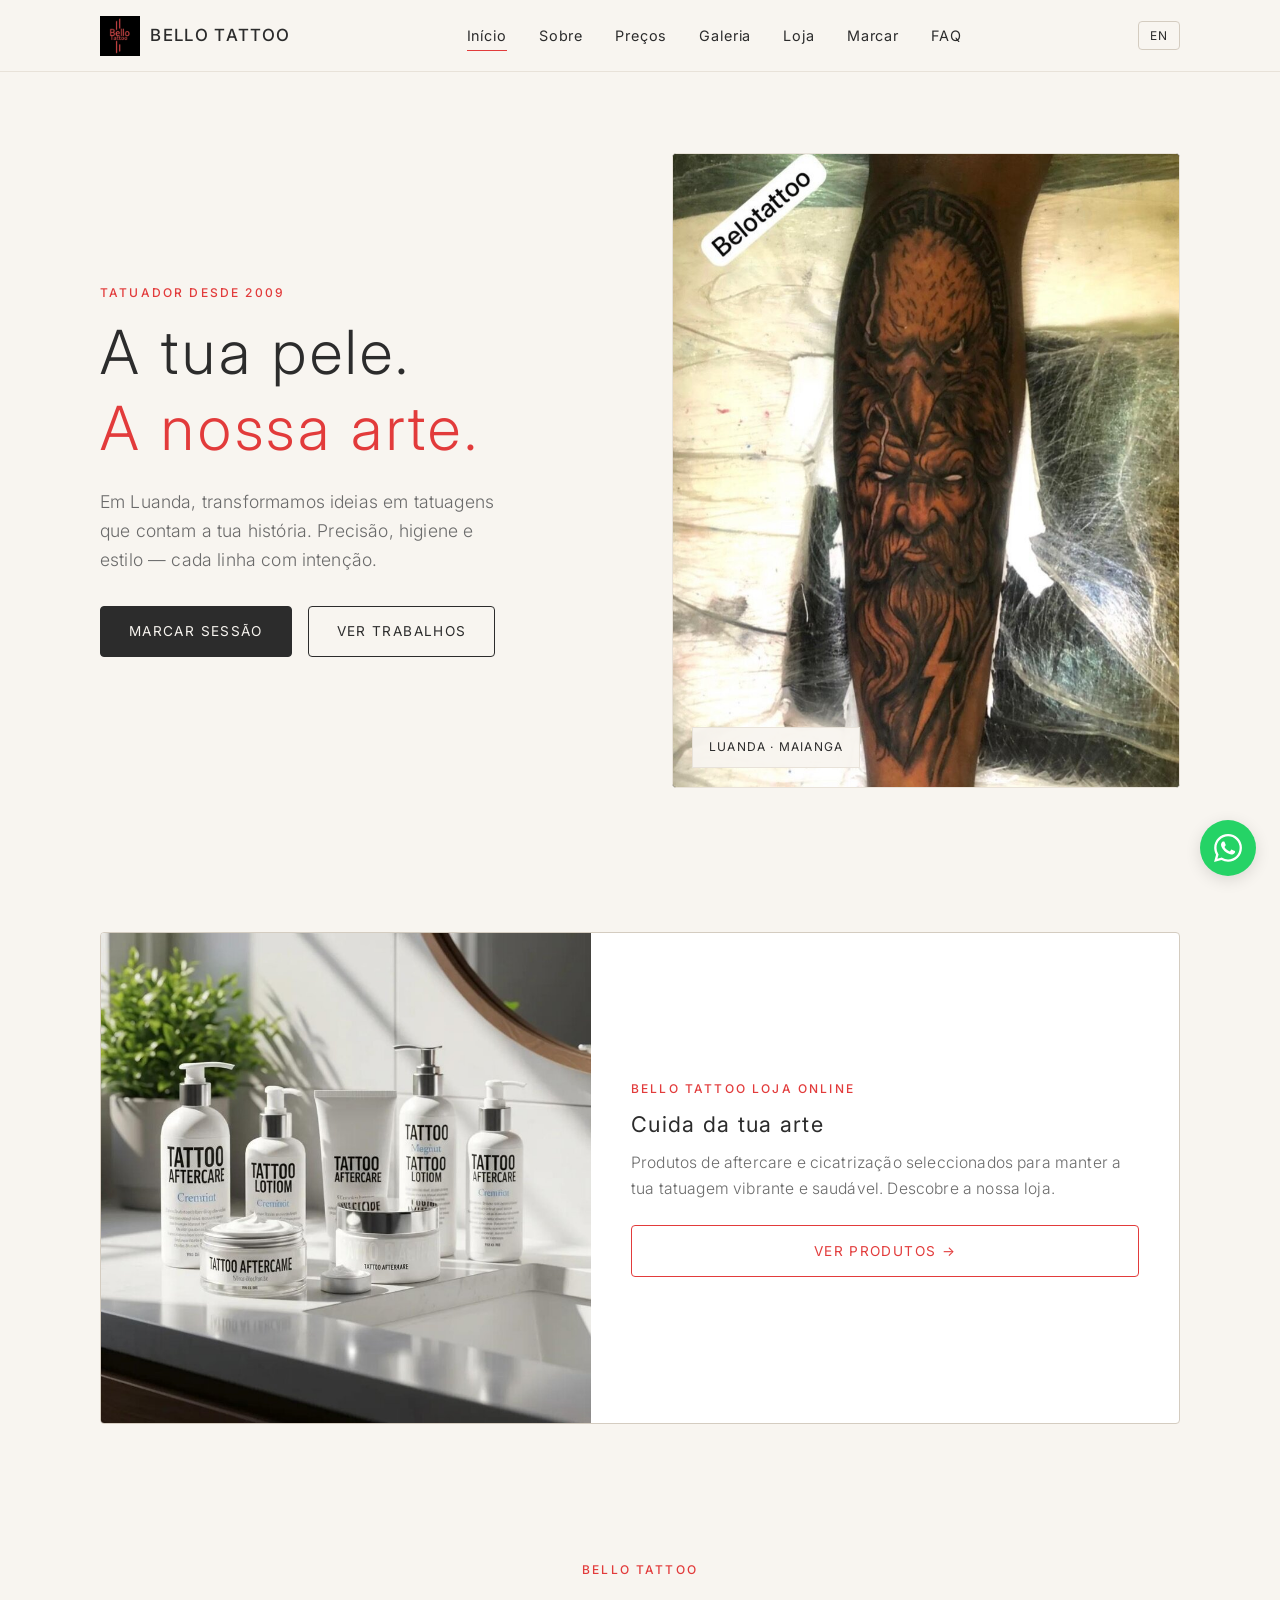
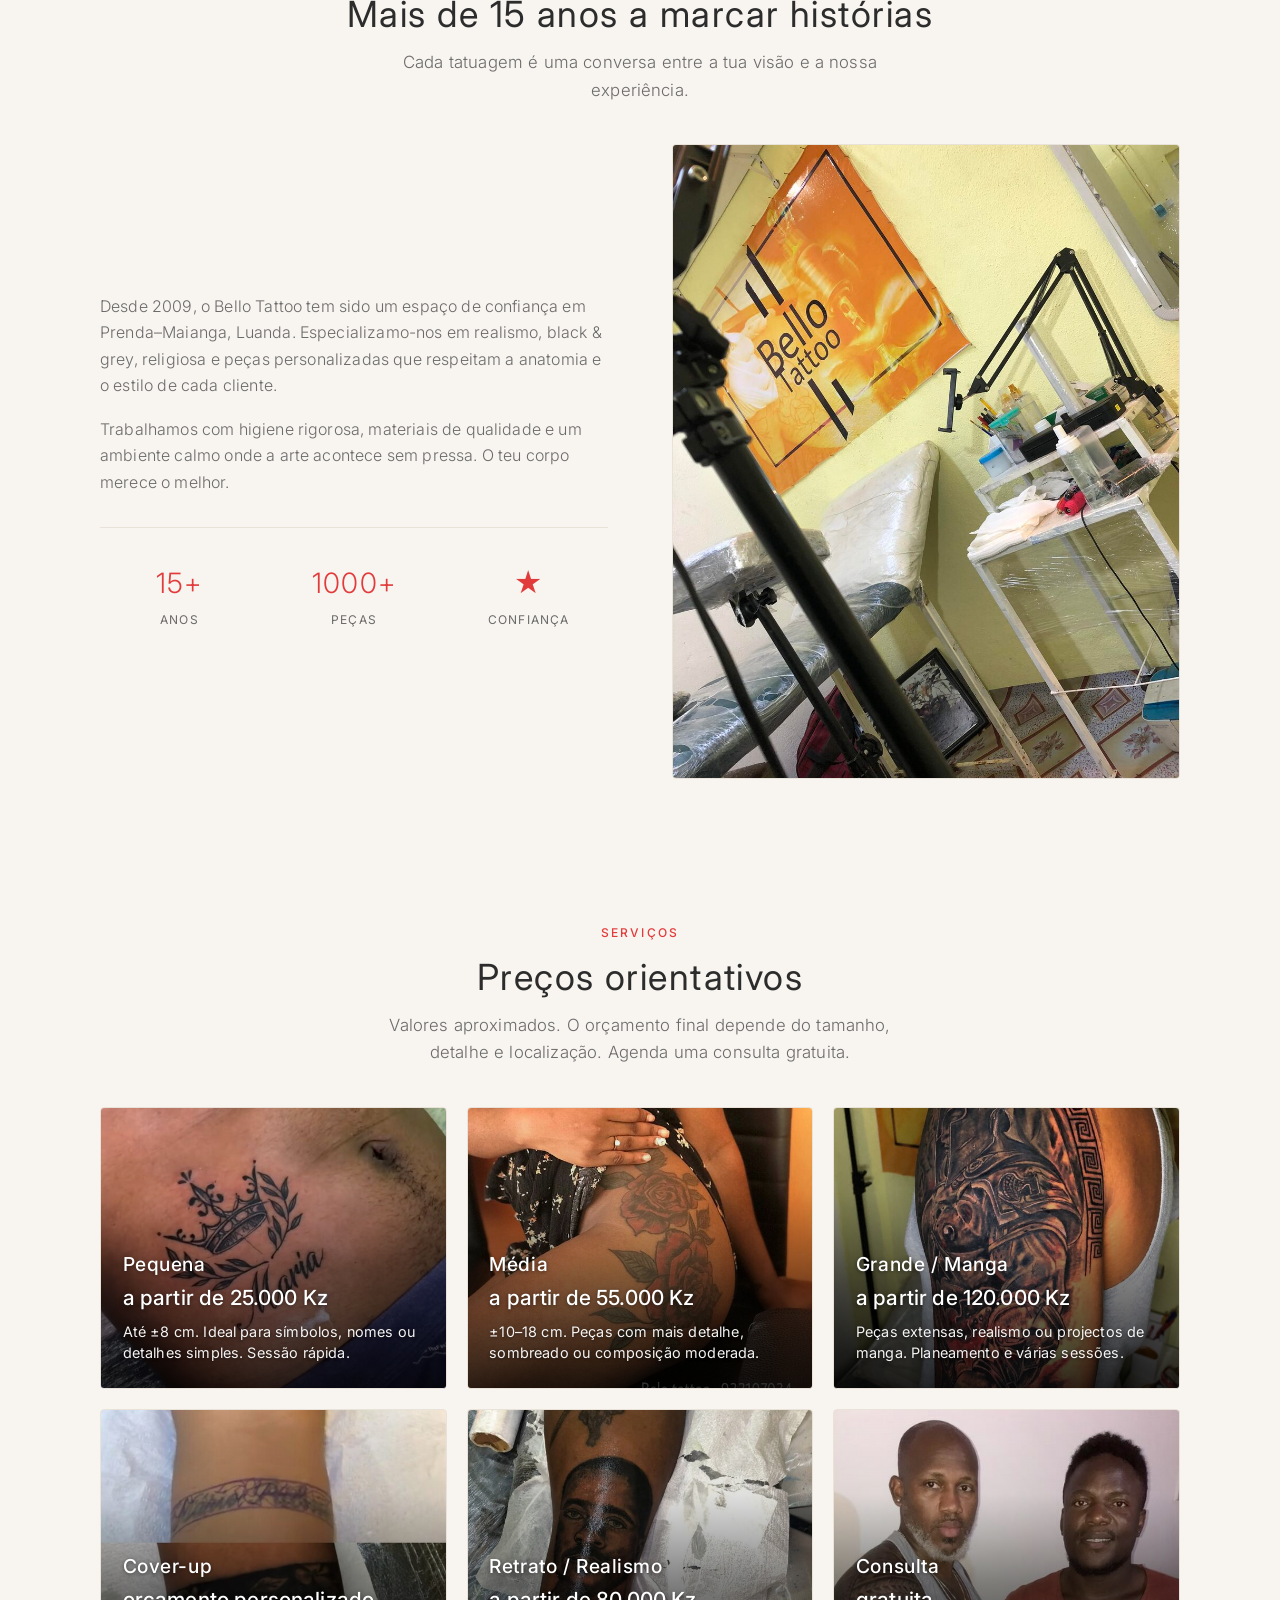
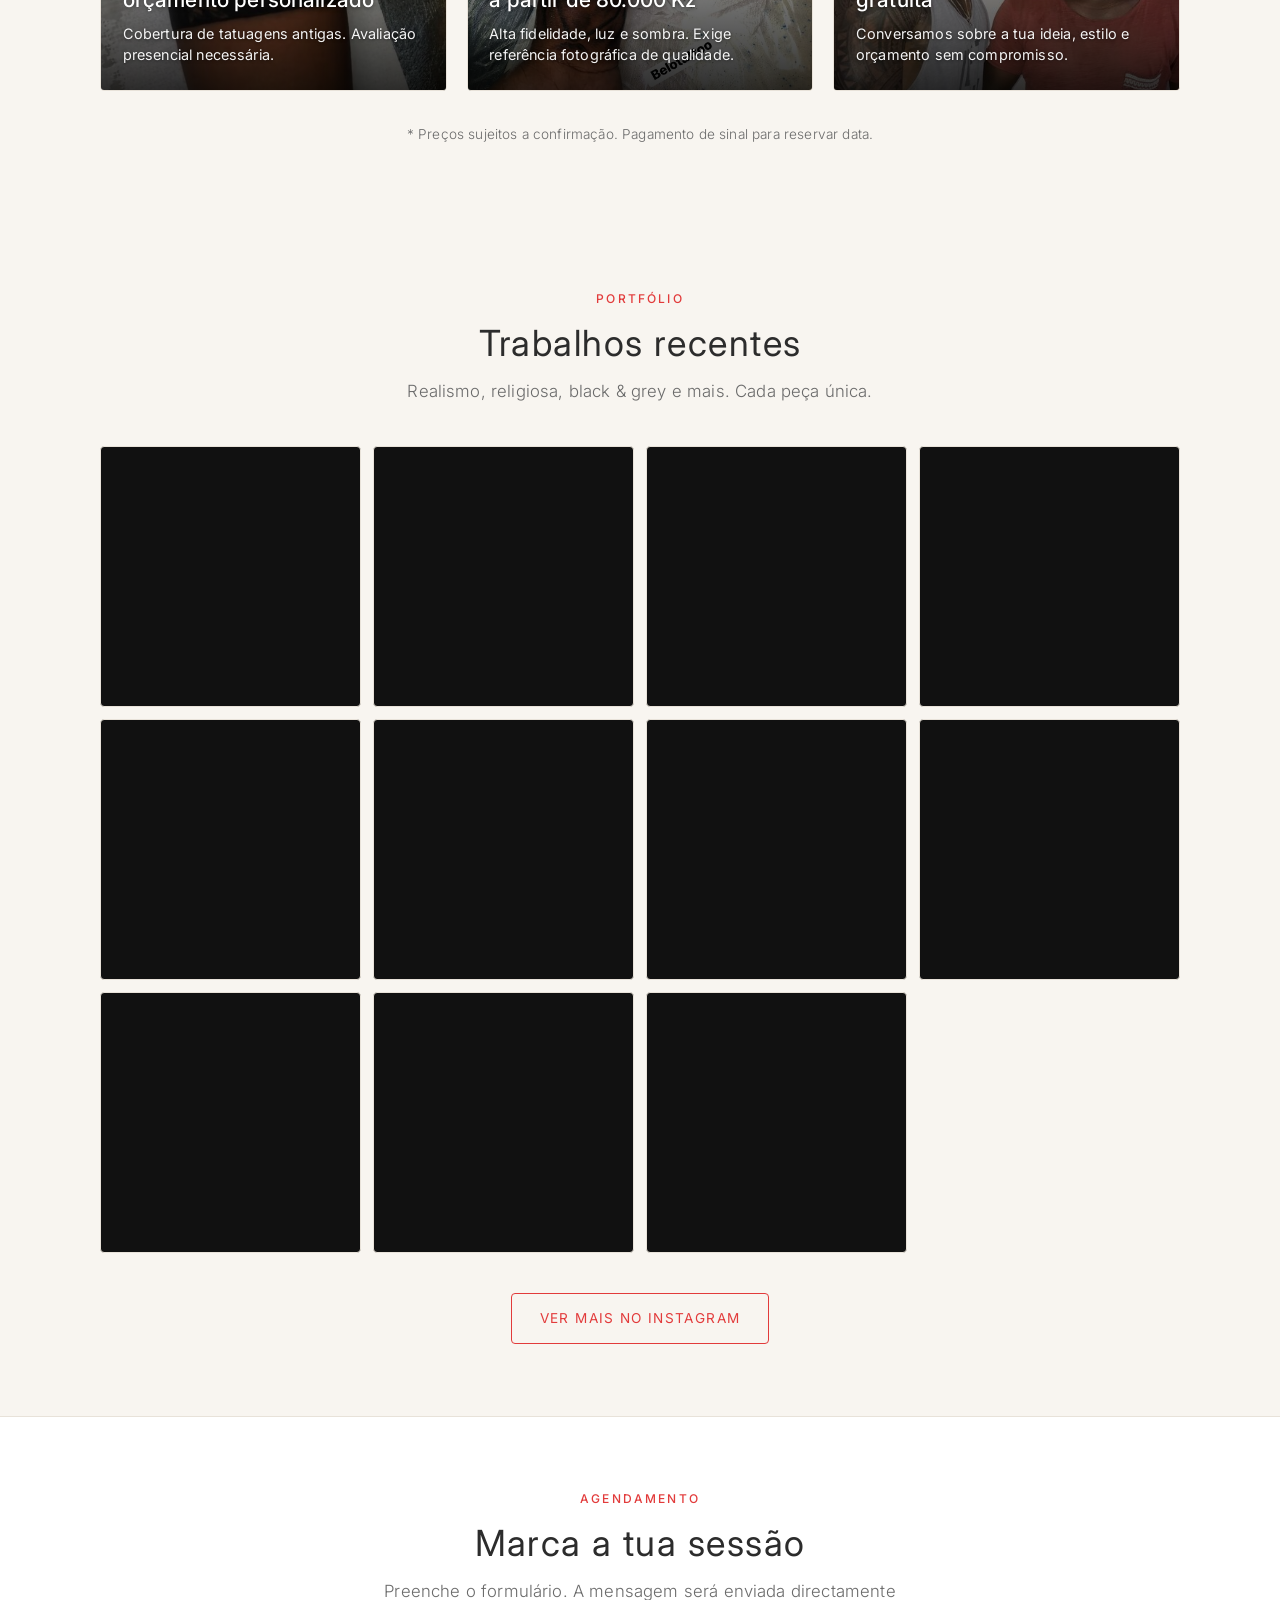
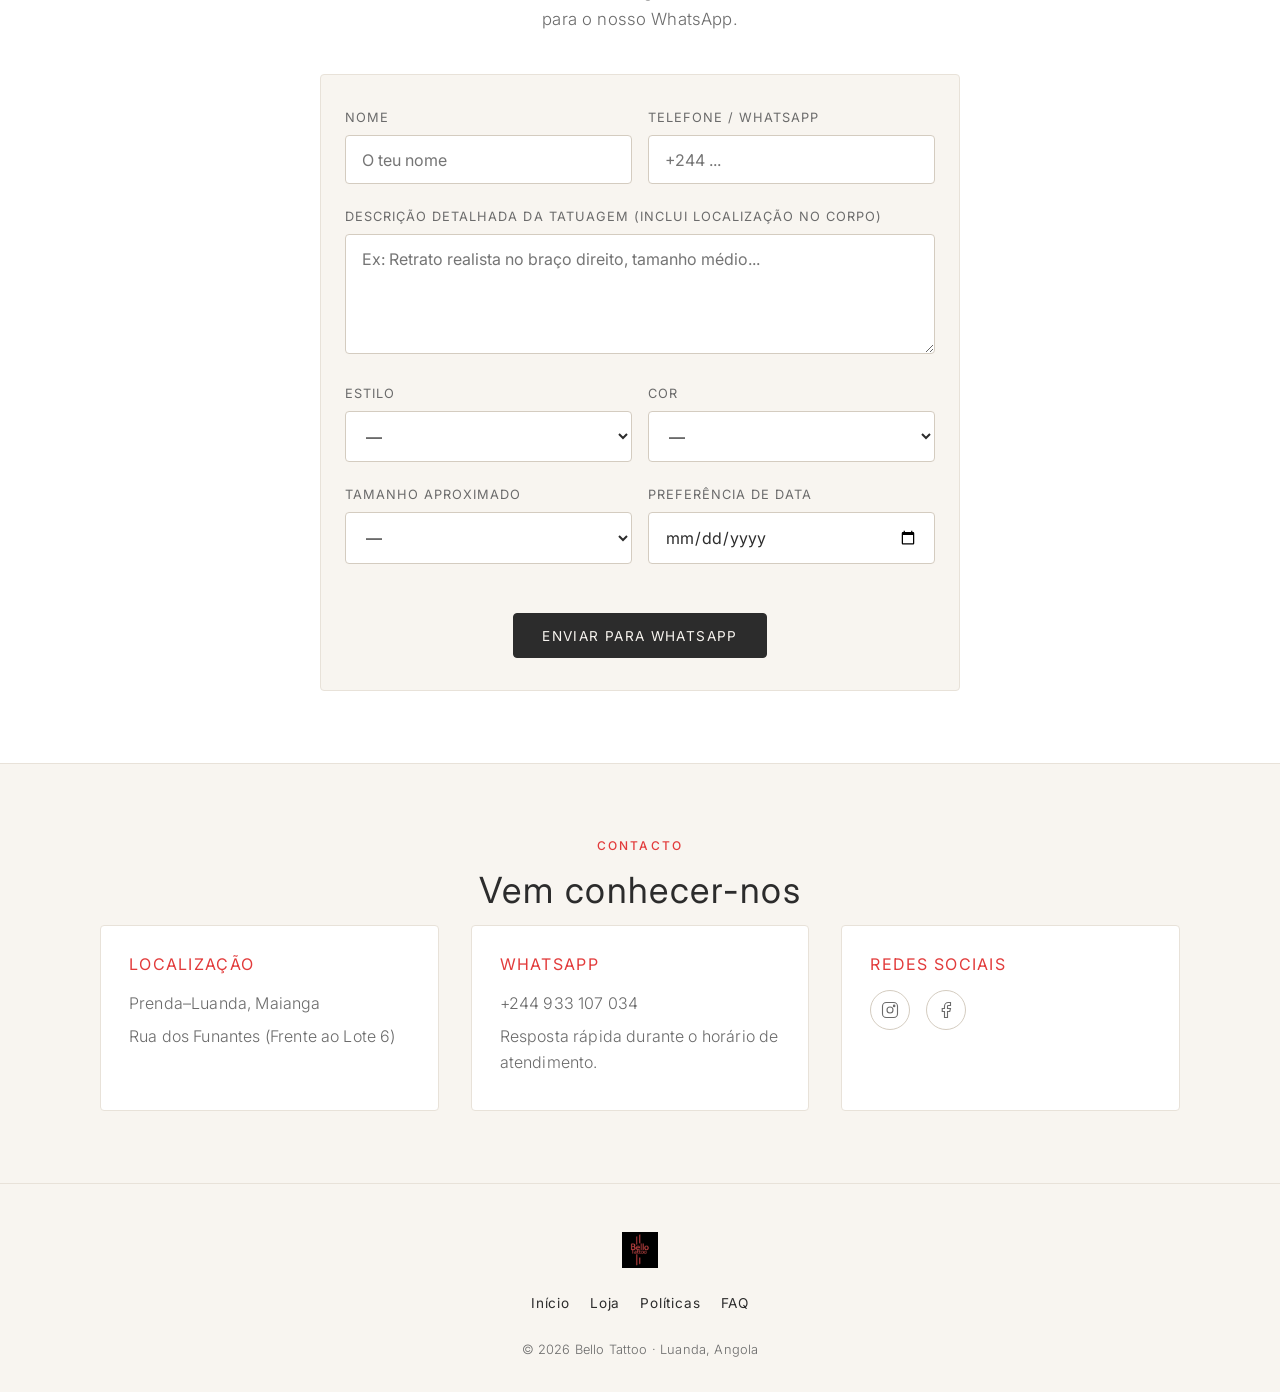
<file: Bello-Tattoo-Website/index.html>
<!DOCTYPE html>
<html lang="pt" data-lang="pt">
<head>
  <meta charset="UTF-8" />
  <meta name="viewport" content="width=device-width, initial-scale=1" />
  <meta name="description" content="Bello Tattoo — Tatuagens profissionais em Luanda desde 2009. Arte na pele com excelência." />
  <title>Bello Tattoo | Arte na Pele desde 2009 — Luanda</title>
  <link rel="icon" href="favicon.ico" sizes="any" />
  <link rel="icon" type="image/png" sizes="32x32" href="favicon-32.png" />
  <link rel="icon" type="image/png" sizes="16x16" href="favicon-16.png" />
  <link rel="preconnect" href="https://fonts.googleapis.com" />
  <link rel="preconnect" href="https://fonts.gstatic.com" crossorigin />
  <link href="https://fonts.googleapis.com/css2?family=Inter:wght@300;400;500&display=swap" rel="stylesheet" />
  <link rel="stylesheet" href="css/styles.css" />
</head>
<body>
  <!-- Header -->
  <header class="site-header">
    <div class="header-inner">
      <a href="index.html" class="logo-link">
        <img src="images/logo.jpg" alt="Bello Tattoo" />
        <span class="logo-text">Bello Tattoo</span>
      </a>
      <nav class="nav-desktop">
        <a href="index.html" class="lang-pt">Início</a>
        <a href="index.html" class="lang-en">Home</a>
        <a href="#about" class="lang-pt">Sobre</a>
        <a href="#about" class="lang-en">About</a>
        <a href="#prices" class="lang-pt">Preços</a>
        <a href="#prices" class="lang-en">Prices</a>
        <a href="#gallery" class="lang-pt">Galeria</a>
        <a href="#gallery" class="lang-en">Gallery</a>
        <a href="products.html" class="lang-pt">Loja</a>
        <a href="products.html" class="lang-en">Shop</a>
        <a href="#booking" class="lang-pt">Marcar</a>
        <a href="#booking" class="lang-en">Book</a>
        <a href="faq.html" class="lang-pt">FAQ</a>
        <a href="faq.html" class="lang-en">FAQ</a>
      </nav>
      <div class="header-actions">
        <button class="lang-toggle" type="button" aria-label="Change language">EN</button>
        <button class="hamburger" type="button" aria-label="Menu">
          <span></span><span></span><span></span>
        </button>
      </div>
    </div>
  </header>

  <nav class="nav-mobile">
    <a href="index.html" class="lang-pt">Início</a>
    <a href="index.html" class="lang-en">Home</a>
    <a href="#about" class="lang-pt">Sobre</a>
    <a href="#about" class="lang-en">About</a>
    <a href="#prices" class="lang-pt">Preços</a>
    <a href="#prices" class="lang-en">Prices</a>
    <a href="#gallery" class="lang-pt">Galeria</a>
    <a href="#gallery" class="lang-en">Gallery</a>
    <a href="products.html" class="lang-pt">Loja Aftercare</a>
    <a href="products.html" class="lang-en">Aftercare Shop</a>
    <a href="#booking" class="lang-pt">Marcar Sessão</a>
    <a href="#booking" class="lang-en">Book Session</a>
    <a href="policies.html" class="lang-pt">Políticas</a>
    <a href="policies.html" class="lang-en">Policies</a>
    <a href="faq.html" class="lang-pt">FAQ &amp; Aftercare</a>
    <a href="faq.html" class="lang-en">FAQ &amp; Aftercare</a>
  </nav>

  <main>
    <!-- Hero -->
    <section class="hero">
      <div class="container hero-grid">
        <div class="hero-content">
          <span class="eyebrow lang-pt">Tatuador desde 2009</span>
          <span class="eyebrow lang-en">Tattoo artist since 2009</span>
          <h1 class="lang-pt">A tua pele.<br /><span>A nossa arte.</span></h1>
          <h1 class="lang-en">Your skin.<br /><span>Our art.</span></h1>
          <p class="hero-lead lang-pt">
            Em Luanda, transformamos ideias em tatuagens que contam a tua história.
            Precisão, higiene e estilo — cada linha com intenção.
          </p>
          <p class="hero-lead lang-en">
            In Luanda, we turn ideas into tattoos that tell your story.
            Precision, hygiene and style — every line with purpose.
          </p>
          <div class="hero-cta">
            <a href="#booking" class="btn btn-filled lang-pt">Marcar Sessão</a>
            <a href="#booking" class="btn btn-filled lang-en">Book a Session</a>
            <a href="#gallery" class="btn lang-pt">Ver Trabalhos</a>
            <a href="#gallery" class="btn lang-en">View Work</a>
          </div>
        </div>
        <div class="hero-visual">
          <div class="hero-video-stack" id="hero-video-stack">
            <video
              class="hero-video is-active"
              autoplay muted playsinline webkit-playsinline
              preload="auto"
              poster="images/gallery-6.jpg"
              data-index="0"
              aria-label="Bello Tattoo — processo águia"
            >
              <source src="videos/hero-1.mp4" type="video/mp4" />
            </video>
            <video
              class="hero-video"
              muted playsinline webkit-playsinline
              preload="auto"
              poster="images/gallery-1.jpg"
              data-index="1"
              aria-label="Bello Tattoo — Hulk realista"
            >
              <source src="videos/hero-2.mp4" type="video/mp4" />
            </video>
            <video
              class="hero-video"
              muted playsinline webkit-playsinline
              preload="auto"
              poster="images/gallery-2.jpg"
              data-index="2"
              aria-label="Bello Tattoo — Goku em sessão"
            >
              <source src="videos/hero-3.mp4" type="video/mp4" />
            </video>
          </div>
          <div class="hero-badge lang-pt">Luanda · Maianga</div>
          <div class="hero-badge lang-en">Luanda · Maianga</div>
        </div>
      </div>
    </section>

    <!-- Artistic Store Card -->
    <section class="store-card-section">
      <div class="container">
        <a href="products.html" class="store-card">
          <div class="store-card-visual">
            <img src="images/store-image.jpg" alt="Produtos de aftercare Bello Tattoo" loading="lazy" />
          </div>
          <div class="store-card-body">
            <span class="eyebrow lang-pt">Bello Tattoo Loja online</span>
            <span class="eyebrow lang-en">Bello Tattoo Online Shop</span>
            <h3 class="lang-pt">Cuida da tua arte</h3>
            <h3 class="lang-en">Care for your art</h3>
            <p class="lang-pt">
              Produtos de aftercare e cicatrização seleccionados para manter a tua tatuagem vibrante e saudável.
              Descobre a nossa loja.
            </p>
            <p class="lang-en">
              Selected aftercare and healing products to keep your tattoo vibrant and healthy.
              Explore our shop.
            </p>
            <span class="btn btn-accent lang-pt">Ver produtos →</span>
            <span class="btn btn-accent lang-en">View products →</span>
          </div>
        </a>
      </div>
    </section>

    <!-- About -->
    <section id="about">
      <div class="container">
        <span class="eyebrow" style="text-align:center">Bello Tattoo</span>
        <h2 class="section-title lang-pt">Mais de 15 anos a marcar histórias</h2>
        <h2 class="section-title lang-en">Over 15 years marking stories</h2>
        <p class="section-sub lang-pt">
          Cada tatuagem é uma conversa entre a tua visão e a nossa experiência.
        </p>
        <p class="section-sub lang-en">
          Every tattoo is a conversation between your vision and our experience.
        </p>

        <div class="about-grid">
          <div class="about-text">
            <p class="lang-pt">
              Desde 2009, o Bello Tattoo tem sido um espaço de confiança em Prenda–Maianga, Luanda.
              Especializamo-nos em realismo, black &amp; grey, religiosa e peças personalizadas que respeitam a anatomia e o estilo de cada cliente.
            </p>
            <p class="lang-en">
              Since 2009, Bello Tattoo has been a trusted space in Prenda–Maianga, Luanda.
              We specialise in realism, black &amp; grey, religious pieces and custom work that respects anatomy and each client’s style.
            </p>
            <p class="lang-pt">
              Trabalhamos com higiene rigorosa, materiais de qualidade e um ambiente calmo onde a arte acontece sem pressa.
              O teu corpo merece o melhor.
            </p>
            <p class="lang-en">
              We work with strict hygiene, quality materials and a calm environment where art happens without rush.
              Your body deserves the best.
            </p>
            <div class="about-stats">
              <div class="stat">
                <div class="stat-num">15+</div>
                <div class="stat-label lang-pt">Anos</div>
                <div class="stat-label lang-en">Years</div>
              </div>
              <div class="stat">
                <div class="stat-num">1000+</div>
                <div class="stat-label lang-pt">Peças</div>
                <div class="stat-label lang-en">Pieces</div>
              </div>
              <div class="stat">
                <div class="stat-num">★</div>
                <div class="stat-label lang-pt">Confiança</div>
                <div class="stat-label lang-en">Trust</div>
              </div>
            </div>
          </div>
          <div class="about-img">
            <img src="images/studio.jpg" alt="Estúdio Bello Tattoo" />
          </div>
        </div>
      </div>
    </section>

    <!-- Prices -->
    <section id="prices">
      <div class="container">
        <span class="eyebrow" style="text-align:center">Serviços</span>
        <h2 class="section-title lang-pt">Preços orientativos</h2>
        <h2 class="section-title lang-en">Indicative prices</h2>
        <p class="section-sub lang-pt">
          Valores aproximados. O orçamento final depende do tamanho, detalhe e localização.
          Agenda uma consulta gratuita.
        </p>
        <p class="section-sub lang-en">
          Approximate values. Final quote depends on size, detail and placement.
          Book a free consultation.
        </p>

        <div class="prices-grid">
          <div class="price-card has-bg" style="background-image: url('images/servicos-1.jpg')">
            <div class="price-card-inner">
              <h3 class="lang-pt">Pequena</h3>
              <h3 class="lang-en">Small</h3>
              <div class="price">a partir de 25.000 Kz</div>
              <p class="lang-pt">Até ±8 cm. Ideal para símbolos, nomes ou detalhes simples. Sessão rápida.</p>
              <p class="lang-en">Up to ±8 cm. Ideal for symbols, names or simple details. Quick session.</p>
            </div>
          </div>
          <div class="price-card has-bg" style="background-image: url('images/servicos-2.jpg')">
            <div class="price-card-inner">
              <h3 class="lang-pt">Média</h3>
              <h3 class="lang-en">Medium</h3>
              <div class="price">a partir de 55.000 Kz</div>
              <p class="lang-pt">±10–18 cm. Peças com mais detalhe, sombreado ou composição moderada.</p>
              <p class="lang-en">±10–18 cm. Pieces with more detail, shading or moderate composition.</p>
            </div>
          </div>
          <div class="price-card has-bg" style="background-image: url('images/servicos-3.jpg')">
            <div class="price-card-inner">
              <h3 class="lang-pt">Grande / Manga</h3>
              <h3 class="lang-en">Large / Sleeve</h3>
              <div class="price">a partir de 120.000 Kz</div>
              <p class="lang-pt">Peças extensas, realismo ou projectos de manga. Planeamento e várias sessões.</p>
              <p class="lang-en">Extensive pieces, realism or sleeve projects. Planning and multiple sessions.</p>
            </div>
          </div>
          <div class="price-card has-bg" style="background-image: url('images/servicos-4.jpg')">
            <div class="price-card-inner">
              <h3 class="lang-pt">Cover-up</h3>
              <h3 class="lang-en">Cover-up</h3>
              <div class="price">orçamento personalizado</div>
              <p class="lang-pt">Cobertura de tatuagens antigas. Avaliação presencial necessária.</p>
              <p class="lang-en">Covering old tattoos. In-person assessment required.</p>
            </div>
          </div>
          <div class="price-card has-bg" style="background-image: url('images/servicos-5.jpg')">
            <div class="price-card-inner">
              <h3 class="lang-pt">Retrato / Realismo</h3>
              <h3 class="lang-en">Portrait / Realism</h3>
              <div class="price">a partir de 80.000 Kz</div>
              <p class="lang-pt">Alta fidelidade, luz e sombra. Exige referência fotográfica de qualidade.</p>
              <p class="lang-en">High fidelity, light and shadow. Requires quality photo reference.</p>
            </div>
          </div>
          <div class="price-card has-bg" style="background-image: url('images/servicos-6.jpg')">
            <div class="price-card-inner">
              <h3 class="lang-pt">Consulta</h3>
              <h3 class="lang-en">Consultation</h3>
              <div class="price">gratuita</div>
              <p class="lang-pt">Conversamos sobre a tua ideia, estilo e orçamento sem compromisso.</p>
              <p class="lang-en">We discuss your idea, style and budget with no obligation.</p>
            </div>
          </div>
        </div>
        <p class="price-note lang-pt">* Preços sujeitos a confirmação. Pagamento de sinal para reservar data.</p>
        <p class="price-note lang-en">* Prices subject to confirmation. Deposit required to reserve a date.</p>
      </div>
    </section>

    <!-- Gallery -->
    <section id="gallery">
      <div class="container">
        <span class="eyebrow" style="text-align:center">Portfólio</span>
        <h2 class="section-title lang-pt">Trabalhos recentes</h2>
        <h2 class="section-title lang-en">Recent work</h2>
        <p class="section-sub lang-pt">Realismo, religiosa, black &amp; grey e mais. Cada peça única.</p>
        <p class="section-sub lang-en">Realism, religious, black &amp; grey and more. Every piece unique.</p>

        <div class="gallery-grid">
          <div class="gallery-item">
            <video autoplay muted loop playsinline webkit-playsinline preload="metadata" aria-label="Rosas watercolor no braço">
              <source src="videos/portfolio-1.mp4" type="video/mp4" />
            </video>
          </div>
          <div class="gallery-item">
            <video autoplay muted loop playsinline webkit-playsinline preload="metadata" aria-label="Blessed — realismo black & grey">
              <source src="videos/portfolio-2.mp4" type="video/mp4" />
            </video>
          </div>
          <div class="gallery-item">
            <video autoplay muted loop playsinline webkit-playsinline preload="metadata" aria-label="Lettering bíblico">
              <source src="videos/portfolio-3.mp4" type="video/mp4" />
            </video>
          </div>
          <div class="gallery-item">
            <video autoplay muted loop playsinline webkit-playsinline preload="metadata" aria-label="Peito e ombro — escamas e padrão">
              <source src="videos/portfolio-4.mp4" type="video/mp4" />
            </video>
          </div>
          <div class="gallery-item">
            <video autoplay muted loop playsinline webkit-playsinline preload="metadata" aria-label="Anjos realistas no antebraço">
              <source src="videos/portfolio-5.mp4" type="video/mp4" />
            </video>
          </div>
          <div class="gallery-item">
            <video autoplay muted loop playsinline webkit-playsinline preload="metadata" aria-label="Borboletas e flores — processo">
              <source src="videos/portfolio-6.mp4" type="video/mp4" />
            </video>
          </div>
          <div class="gallery-item">
            <video autoplay muted loop playsinline webkit-playsinline preload="metadata" aria-label="Terço no tornozelo e pé">
              <source src="videos/portfolio-7.mp4" type="video/mp4" />
            </video>
          </div>
          <div class="gallery-item">
            <video autoplay muted loop playsinline webkit-playsinline preload="metadata" aria-label="Retrato, pomba e relógio">
              <source src="videos/portfolio-8.mp4" type="video/mp4" />
            </video>
          </div>
          <div class="gallery-item">
            <video autoplay muted loop playsinline webkit-playsinline preload="metadata" aria-label="Borboleta e rosa — Rukaya">
              <source src="videos/portfolio-9.mp4" type="video/mp4" />
            </video>
          </div>
          <div class="gallery-item">
            <video autoplay muted loop playsinline webkit-playsinline preload="metadata" aria-label="Lettering Kiamy com rosa">
              <source src="videos/portfolio-10.mp4" type="video/mp4" />
            </video>
          </div>
          <div class="gallery-item">
            <video autoplay muted loop playsinline webkit-playsinline preload="metadata" aria-label="I Love Money — realismo">
              <source src="videos/portfolio-11.mp4" type="video/mp4" />
            </video>
          </div>
        </div>

        <div class="gallery-cta">
          <a href="https://www.instagram.com/p/Dbsh2meKQIz/" target="_blank" rel="noopener" class="btn btn-accent lang-pt">
            Ver mais no Instagram
          </a>
          <a href="https://www.instagram.com/p/Dbsh2meKQIz/" target="_blank" rel="noopener" class="btn btn-accent lang-en">
            See more on Instagram
          </a>
        </div>
      </div>
    </section>

    <!-- Booking -->
    <section id="booking" class="booking-section">
      <div class="container">
        <span class="eyebrow" style="text-align:center">Agendamento</span>
        <h2 class="section-title lang-pt">Marca a tua sessão</h2>
        <h2 class="section-title lang-en">Book your session</h2>
        <p class="section-sub lang-pt">
          Preenche o formulário. A mensagem será enviada directamente para o nosso WhatsApp.
        </p>
        <p class="section-sub lang-en">
          Fill in the form. The message will be sent directly to our WhatsApp.
        </p>

        <form id="booking-form" class="form-card">
          <div class="form-row">
            <div class="form-group">
              <label for="bk-name"><span class="lang-pt">Nome</span><span class="lang-en">Name</span></label>
              <input type="text" id="bk-name" name="name" required placeholder="O teu nome" />
            </div>
            <div class="form-group">
              <label for="bk-phone"><span class="lang-pt">Telefone / WhatsApp</span><span class="lang-en">Phone / WhatsApp</span></label>
              <input type="tel" id="bk-phone" name="phone" placeholder="+244 ..." />
            </div>
          </div>

          <div class="form-group">
            <label for="bk-description">
              <span class="lang-pt">Descrição detalhada da tatuagem (inclui localização no corpo)</span>
              <span class="lang-en">Detailed tattoo description (include body location)</span>
            </label>
            <textarea id="bk-description" name="description" required
              placeholder="Ex: Retrato realista no braço direito, tamanho médio..."></textarea>
          </div>

          <div class="form-row">
            <div class="form-group">
              <label for="bk-style"><span class="lang-pt">Estilo</span><span class="lang-en">Style</span></label>
              <select id="bk-style" name="style">
                <option value="">—</option>
                <option value="Realismo">Realismo</option>
                <option value="Black & Grey">Black &amp; Grey</option>
                <option value="Tradicional / Old School">Tradicional / Old School</option>
                <option value="Neotradicional">Neotradicional</option>
                <option value="Fineline">Fineline</option>
                <option value="Religiosa / Sagrada">Religiosa / Sagrada</option>
                <option value="Lettering">Lettering</option>
                <option value="Geométrico">Geométrico</option>
                <option value="Outro / Personalizado">Outro / Personalizado</option>
              </select>
            </div>
            <div class="form-group">
              <label for="bk-color"><span class="lang-pt">Cor</span><span class="lang-en">Colour</span></label>
              <select id="bk-color" name="color">
                <option value="">—</option>
                <option value="Preto e cinza">Preto e cinza (Black &amp; Grey)</option>
                <option value="Colorido">Colorido</option>
                <option value="Apenas preto">Apenas preto</option>
                <option value="Vermelho e preto">Vermelho e preto</option>
                <option value="A definir">A definir / To decide</option>
              </select>
            </div>
          </div>

          <div class="form-row">
            <div class="form-group">
              <label for="bk-size"><span class="lang-pt">Tamanho aproximado</span><span class="lang-en">Approximate size</span></label>
              <select id="bk-size" name="size">
                <option value="">—</option>
                <option value="Pequeno (até 8cm)">Pequeno (até 8cm)</option>
                <option value="Médio (10–18cm)">Médio (10–18cm)</option>
                <option value="Grande (20cm+)">Grande (20cm+)</option>
                <option value="Manga / Projecto grande">Manga / Projecto grande</option>
              </select>
            </div>
            <div class="form-group">
              <label for="bk-date"><span class="lang-pt">Preferência de data</span><span class="lang-en">Preferred date</span></label>
              <input type="date" id="bk-date" name="date" />
            </div>
          </div>

          <div class="form-actions">
            <button type="submit" class="btn btn-filled lang-pt">Enviar para WhatsApp</button>
            <button type="submit" class="btn btn-filled lang-en">Send to WhatsApp</button>
          </div>
        </form>
      </div>
    </section>

    <!-- Contact -->
    <section id="contact">
      <div class="container">
        <span class="eyebrow" style="text-align:center">Contacto</span>
        <h2 class="section-title lang-pt">Vem conhecer-nos</h2>
        <h2 class="section-title lang-en">Come visit us</h2>

        <div class="contact-grid">
          <div class="contact-card">
            <h3 class="lang-pt">Localização</h3>
            <h3 class="lang-en">Location</h3>
            <p>Prenda–Luanda, Maianga</p>
            <p>Rua dos Funantes (Frente ao Lote 6)</p>
          </div>
          <div class="contact-card">
            <h3>WhatsApp</h3>
            <p><a href="https://wa.me/244933107034">+244 933 107 034</a></p>
            <p class="lang-pt">Resposta rápida durante o horário de atendimento.</p>
            <p class="lang-en">Quick replies during business hours.</p>
          </div>
          <div class="contact-card">
            <h3 class="lang-pt">Redes sociais</h3>
            <h3 class="lang-en">Social</h3>
            <div class="social-links">
              <a href="https://www.instagram.com/p/Dbsh2meKQIz/" target="_blank" rel="noopener" aria-label="Instagram">
                <svg width="18" height="18" viewBox="0 0 24 24" fill="none" stroke="currentColor" stroke-width="1.5"><rect x="2" y="2" width="20" height="20" rx="5"/><circle cx="12" cy="12" r="4"/><circle cx="17.5" cy="6.5" r="1" fill="currentColor"/></svg>
              </a>
              <a href="https://www.facebook.com/jamantaabdance.belo" target="_blank" rel="noopener" aria-label="Facebook">
                <svg width="18" height="18" viewBox="0 0 24 24" fill="none" stroke="currentColor" stroke-width="1.5"><path d="M18 2h-3a5 5 0 0 0-5 5v3H7v4h3v8h4v-8h3l1-4h-4V7a1 1 0 0 1 1-1h3z"/></svg>
              </a>
            </div>
          </div>
        </div>
      </div>
    </section>
  </main>

  <footer class="site-footer">
    <div class="container">
      <div class="footer-logo">
        <img src="images/logo.jpg" alt="Bello Tattoo" />
      </div>
      <nav class="footer-nav">
        <a href="index.html" class="lang-pt">Início</a>
        <a href="index.html" class="lang-en">Home</a>
        <a href="products.html" class="lang-pt">Loja</a>
        <a href="products.html" class="lang-en">Shop</a>
        <a href="policies.html" class="lang-pt">Políticas</a>
        <a href="policies.html" class="lang-en">Policies</a>
        <a href="faq.html" class="lang-pt">FAQ</a>
        <a href="faq.html" class="lang-en">FAQ</a>
      </nav>
      <p class="footer-copy">© 2026 Bello Tattoo · Luanda, Angola</p>
    </div>
  </footer>

  <!-- Floating WhatsApp -->
  <a href="https://wa.me/244933107034" class="wa-float" target="_blank" rel="noopener" aria-label="WhatsApp">
    <svg viewBox="0 0 24 24"><path d="M17.472 14.382c-.297-.149-1.758-.867-2.03-.967-.273-.099-.471-.148-.67.15-.197.297-.767.966-.94 1.164-.173.199-.347.223-.644.075-.297-.15-1.255-.463-2.39-1.475-.883-.788-1.48-1.761-1.653-2.059-.173-.297-.018-.458.13-.606.134-.133.298-.347.446-.52.149-.174.198-.298.298-.497.099-.198.05-.371-.025-.52-.075-.149-.669-1.612-.916-2.207-.242-.579-.487-.5-.669-.51-.173-.008-.371-.01-.57-.01-.198 0-.52.074-.792.372-.272.297-1.04 1.016-1.04 2.479 0 1.462 1.065 2.875 1.213 3.074.149.198 2.096 3.2 5.077 4.487.709.306 1.262.489 1.694.625.712.227 1.36.195 1.871.118.571-.085 1.758-.719 2.006-1.413.248-.694.248-1.289.173-1.413-.074-.124-.272-.198-.57-.347m-5.421 7.403h-.004a9.87 9.87 0 01-5.031-1.378l-.361-.214-3.741.982.998-3.648-.235-.374a9.86 9.86 0 01-1.51-5.26c.001-5.45 4.436-9.884 9.888-9.884 2.64 0 5.122 1.03 6.988 2.898a9.825 9.825 0 012.893 6.994c-.003 5.45-4.435 9.884-9.885 9.884m8.413-18.297A11.815 11.815 0 0012.05 0C5.495 0 .16 5.335.157 11.892c0 2.096.547 4.142 1.588 5.945L.057 24l6.305-1.654a11.882 11.882 0 005.683 1.448h.005c6.554 0 11.89-5.335 11.893-11.893a11.821 11.821 0 00-3.48-8.413z"/></svg>
  </a>

  <script src="js/main.js"></script>
</body>
</html>
</file>
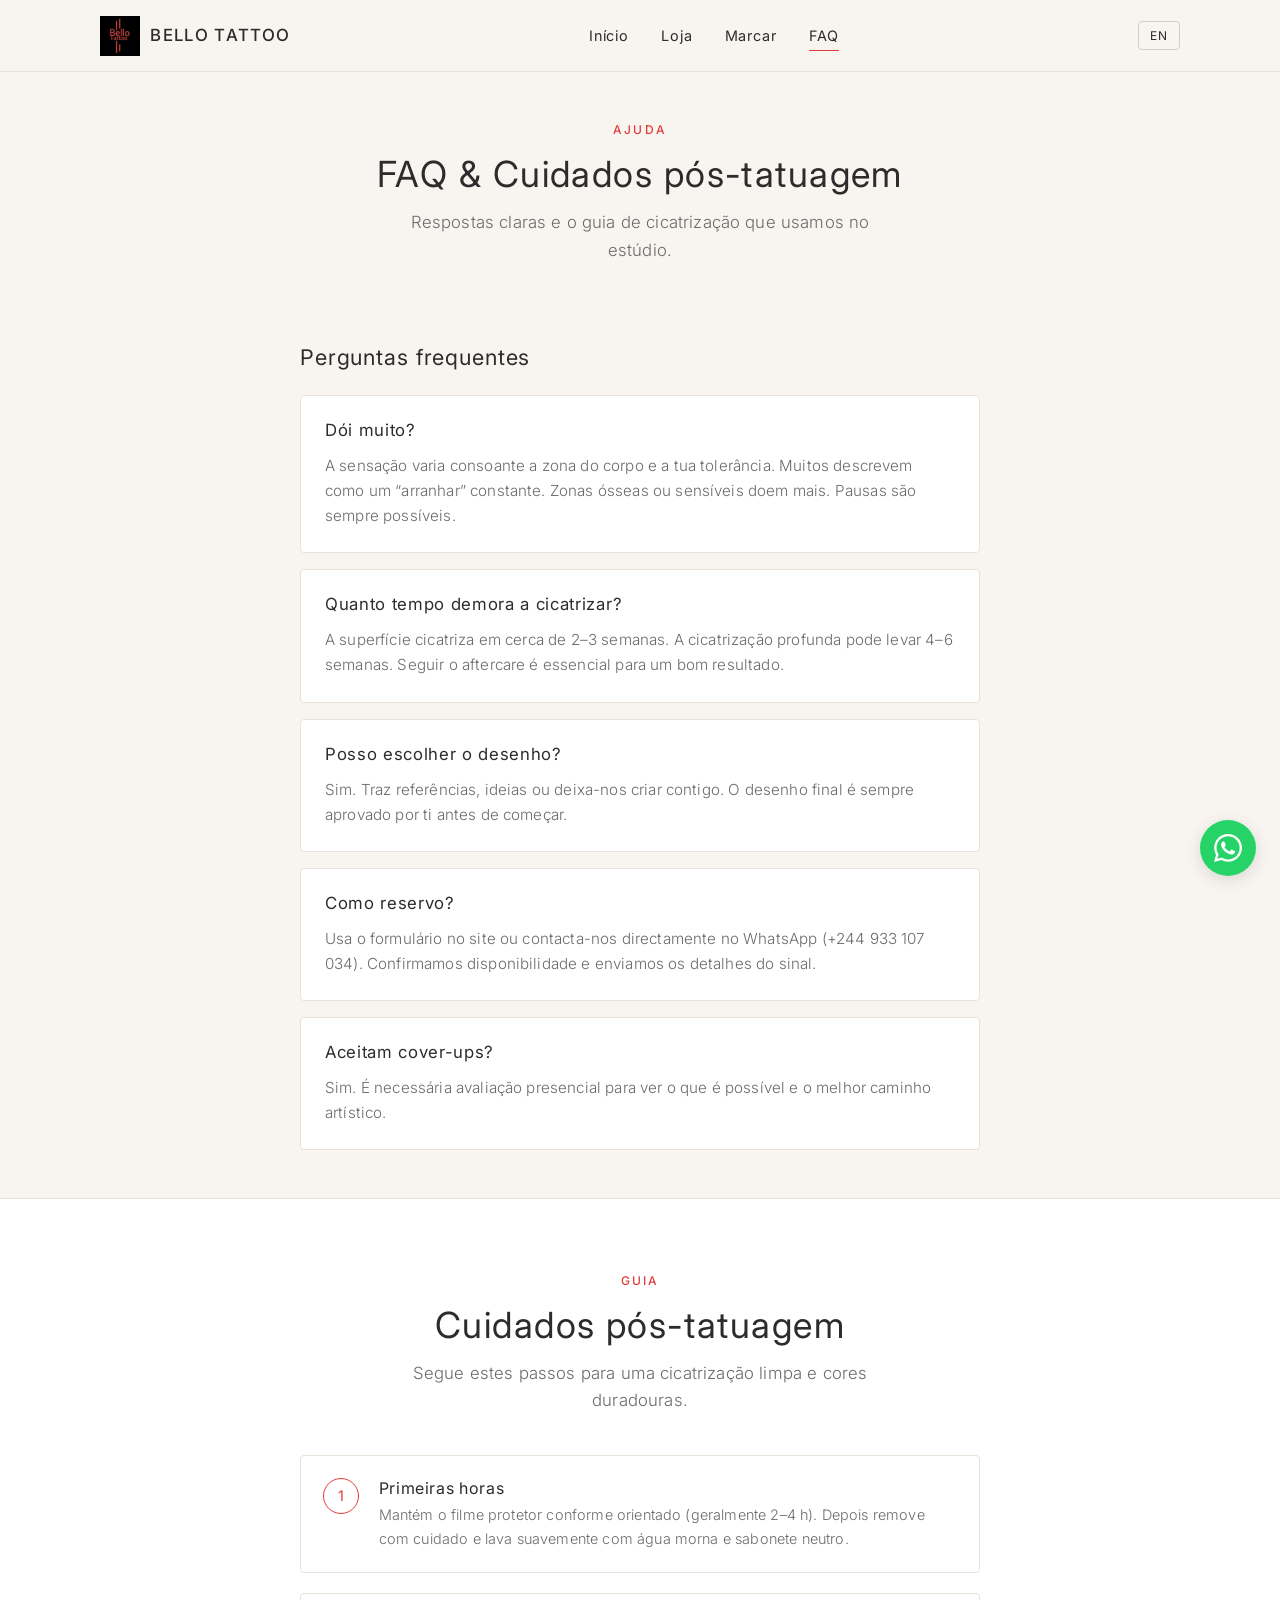
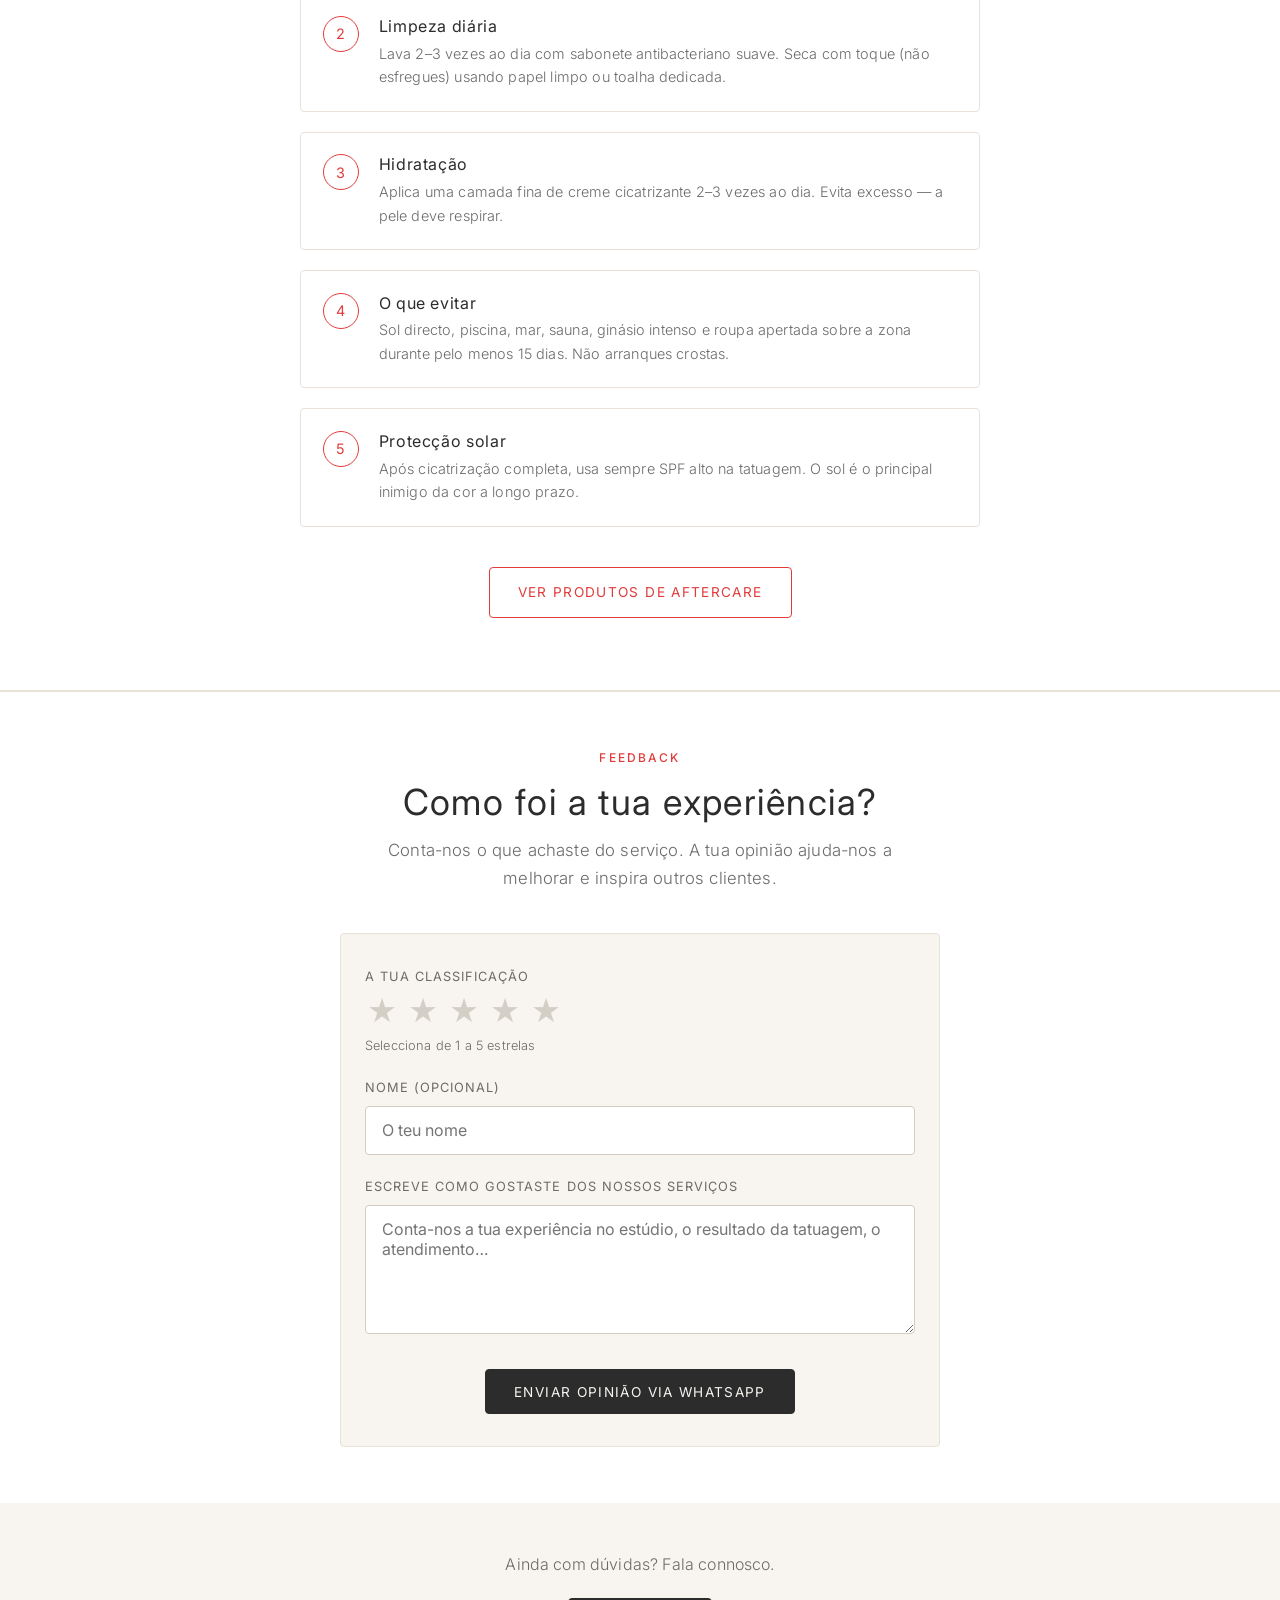
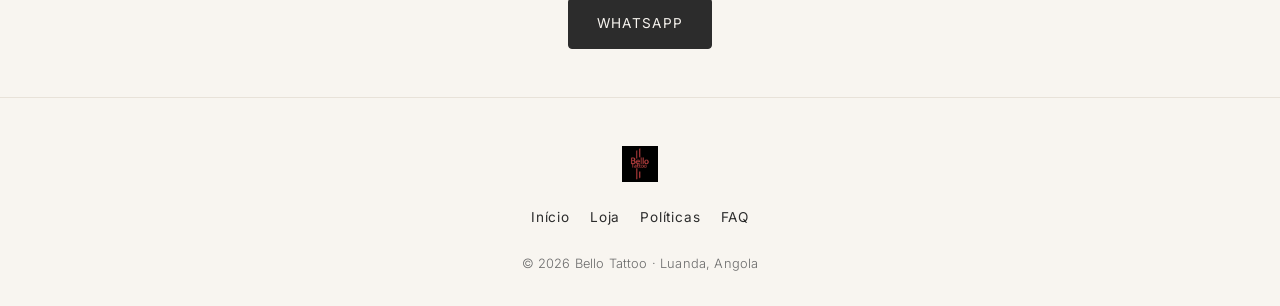
<file: Bello-Tattoo-Website/faq.html>
<!DOCTYPE html>
<html lang="pt" data-lang="pt">
<head>
  <meta charset="UTF-8" />
  <meta name="viewport" content="width=device-width, initial-scale=1" />
  <title>FAQ &amp; Aftercare | Bello Tattoo</title>
  <link rel="icon" href="favicon.ico" sizes="any" />
  <link rel="icon" type="image/png" sizes="32x32" href="favicon-32.png" />
  <link rel="preconnect" href="https://fonts.googleapis.com" />
  <link rel="preconnect" href="https://fonts.gstatic.com" crossorigin />
  <link href="https://fonts.googleapis.com/css2?family=Inter:wght@300;400;500&display=swap" rel="stylesheet" />
  <link rel="stylesheet" href="css/styles.css" />
</head>
<body>
  <header class="site-header">
    <div class="header-inner">
      <a href="index.html" class="logo-link">
        <img src="images/logo.jpg" alt="Bello Tattoo" />
        <span class="logo-text">Bello Tattoo</span>
      </a>
      <nav class="nav-desktop">
        <a href="index.html" class="lang-pt">Início</a>
        <a href="index.html" class="lang-en">Home</a>
        <a href="products.html" class="lang-pt">Loja</a>
        <a href="products.html" class="lang-en">Shop</a>
        <a href="index.html#booking" class="lang-pt">Marcar</a>
        <a href="index.html#booking" class="lang-en">Book</a>
        <a href="faq.html">FAQ</a>
      </nav>
      <div class="header-actions">
        <button class="lang-toggle" type="button">EN</button>
        <button class="hamburger" type="button" aria-label="Menu">
          <span></span><span></span><span></span>
        </button>
      </div>
    </div>
  </header>

  <nav class="nav-mobile">
    <a href="index.html" class="lang-pt">Início</a>
    <a href="index.html" class="lang-en">Home</a>
    <a href="products.html" class="lang-pt">Loja</a>
    <a href="products.html" class="lang-en">Shop</a>
    <a href="policies.html" class="lang-pt">Políticas</a>
    <a href="policies.html" class="lang-en">Policies</a>
    <a href="faq.html">FAQ</a>
  </nav>

  <main>
    <div class="page-hero container">
      <span class="eyebrow">Ajuda</span>
      <h1 class="section-title lang-pt">FAQ &amp; Cuidados pós-tatuagem</h1>
      <h1 class="section-title lang-en">FAQ &amp; Aftercare</h1>
      <p class="section-sub lang-pt">Respostas claras e o guia de cicatrização que usamos no estúdio.</p>
      <p class="section-sub lang-en">Clear answers and the healing guide we use in the studio.</p>
    </div>

    <div class="container" style="max-width:720px;padding-bottom:2rem">
      <h2 class="section-title" style="font-size:1.35rem;margin-bottom:1.5rem;text-align:left">
        <span class="lang-pt">Perguntas frequentes</span>
        <span class="lang-en">Frequently asked questions</span>
      </h2>

      <div class="faq-item">
        <h3 class="lang-pt">Dói muito?</h3>
        <h3 class="lang-en">Does it hurt a lot?</h3>
        <p class="lang-pt">
          A sensação varia consoante a zona do corpo e a tua tolerância. Muitos descrevem como um “arranhar” constante.
          Zonas ósseas ou sensíveis doem mais. Pausas são sempre possíveis.
        </p>
        <p class="lang-en">
          Sensation varies by body area and your tolerance. Many describe it as a constant “scratching”.
          Bony or sensitive areas hurt more. Breaks are always possible.
        </p>
      </div>

      <div class="faq-item">
        <h3 class="lang-pt">Quanto tempo demora a cicatrizar?</h3>
        <h3 class="lang-en">How long does healing take?</h3>
        <p class="lang-pt">
          A superfície cicatriza em cerca de 2–3 semanas. A cicatrização profunda pode levar 4–6 semanas.
          Seguir o aftercare é essencial para um bom resultado.
        </p>
        <p class="lang-en">
          The surface heals in about 2–3 weeks. Deep healing can take 4–6 weeks.
          Following aftercare is essential for a good result.
        </p>
      </div>

      <div class="faq-item">
        <h3 class="lang-pt">Posso escolher o desenho?</h3>
        <h3 class="lang-en">Can I choose the design?</h3>
        <p class="lang-pt">
          Sim. Traz referências, ideias ou deixa-nos criar contigo. O desenho final é sempre aprovado por ti antes de começar.
        </p>
        <p class="lang-en">
          Yes. Bring references, ideas or let us create with you. The final design is always approved by you before we start.
        </p>
      </div>

      <div class="faq-item">
        <h3 class="lang-pt">Como reservo?</h3>
        <h3 class="lang-en">How do I book?</h3>
        <p class="lang-pt">
          Usa o formulário no site ou contacta-nos directamente no WhatsApp (+244 933 107 034).
          Confirmamos disponibilidade e enviamos os detalhes do sinal.
        </p>
        <p class="lang-en">
          Use the form on the site or contact us directly on WhatsApp (+244 933 107 034).
          We confirm availability and send deposit details.
        </p>
      </div>

      <div class="faq-item">
        <h3 class="lang-pt">Aceitam cover-ups?</h3>
        <h3 class="lang-en">Do you do cover-ups?</h3>
        <p class="lang-pt">
          Sim. É necessária avaliação presencial para ver o que é possível e o melhor caminho artístico.
        </p>
        <p class="lang-en">
          Yes. An in-person assessment is required to see what is possible and the best artistic approach.
        </p>
      </div>
    </div>

    <!-- Aftercare guide -->
    <section style="background:var(--bg-card);border-top:1px solid var(--border);border-bottom:1px solid var(--border)">
      <div class="container" style="max-width:720px">
        <span class="eyebrow" style="text-align:center">Guia</span>
        <h2 class="section-title lang-pt">Cuidados pós-tatuagem</h2>
        <h2 class="section-title lang-en">Aftercare steps</h2>
        <p class="section-sub lang-pt">Segue estes passos para uma cicatrização limpa e cores duradouras.</p>
        <p class="section-sub lang-en">Follow these steps for clean healing and lasting colour.</p>

        <div class="aftercare-steps">
          <div class="step">
            <div class="step-num">1</div>
            <div>
              <h4 class="lang-pt">Primeiras horas</h4>
              <h4 class="lang-en">First hours</h4>
              <p class="lang-pt">Mantém o filme protetor conforme orientado (geralmente 2–4 h). Depois remove com cuidado e lava suavemente com água morna e sabonete neutro.</p>
              <p class="lang-en">Keep the protective film as directed (usually 2–4 h). Then carefully remove and wash gently with lukewarm water and mild soap.</p>
            </div>
          </div>
          <div class="step">
            <div class="step-num">2</div>
            <div>
              <h4 class="lang-pt">Limpeza diária</h4>
              <h4 class="lang-en">Daily cleaning</h4>
              <p class="lang-pt">Lava 2–3 vezes ao dia com sabonete antibacteriano suave. Seca com toque (não esfregues) usando papel limpo ou toalha dedicada.</p>
              <p class="lang-en">Wash 2–3 times a day with mild antibacterial soap. Pat dry (do not rub) using clean paper or a dedicated towel.</p>
            </div>
          </div>
          <div class="step">
            <div class="step-num">3</div>
            <div>
              <h4 class="lang-pt">Hidratação</h4>
              <h4 class="lang-en">Moisturising</h4>
              <p class="lang-pt">Aplica uma camada fina de creme cicatrizante 2–3 vezes ao dia. Evita excesso — a pele deve respirar.</p>
              <p class="lang-en">Apply a thin layer of healing cream 2–3 times a day. Avoid excess — the skin needs to breathe.</p>
            </div>
          </div>
          <div class="step">
            <div class="step-num">4</div>
            <div>
              <h4 class="lang-pt">O que evitar</h4>
              <h4 class="lang-en">What to avoid</h4>
              <p class="lang-pt">Sol directo, piscina, mar, sauna, ginásio intenso e roupa apertada sobre a zona durante pelo menos 15 dias. Não arranques crostas.</p>
              <p class="lang-en">Direct sun, pools, sea, sauna, intense gym and tight clothing over the area for at least 15 days. Do not pick scabs.</p>
            </div>
          </div>
          <div class="step">
            <div class="step-num">5</div>
            <div>
              <h4 class="lang-pt">Protecção solar</h4>
              <h4 class="lang-en">Sun protection</h4>
              <p class="lang-pt">Após cicatrização completa, usa sempre SPF alto na tatuagem. O sol é o principal inimigo da cor a longo prazo.</p>
              <p class="lang-en">After full healing, always use high SPF on the tattoo. Sun is the main enemy of long-term colour.</p>
            </div>
          </div>
        </div>

        <p style="text-align:center;margin-top:2.5rem">
          <a href="products.html" class="btn btn-accent lang-pt">Ver produtos de aftercare</a>
          <a href="products.html" class="btn btn-accent lang-en">View aftercare products</a>
        </p>
      </div>
    </section>

    <!-- Feedback / opinion form -->
    <section id="feedback" class="feedback-section">
      <div class="container" style="max-width:640px">
        <span class="eyebrow" style="text-align:center;display:block">Feedback</span>
        <h2 class="section-title lang-pt">Como foi a tua experiência?</h2>
        <h2 class="section-title lang-en">How was your experience?</h2>
        <p class="section-sub lang-pt">
          Conta-nos o que achaste do serviço. A tua opinião ajuda-nos a melhorar e inspira outros clientes.
        </p>
        <p class="section-sub lang-en">
          Tell us what you thought of the service. Your opinion helps us improve and inspires other clients.
        </p>

        <form id="feedback-form" class="form-card feedback-form">
          <div class="form-group">
            <label class="lang-pt">A tua classificação</label>
            <label class="lang-en">Your rating</label>
            <div class="star-rating" id="star-rating" role="radiogroup" aria-label="Rating">
              <button type="button" class="star" data-value="1" aria-label="1">★</button>
              <button type="button" class="star" data-value="2" aria-label="2">★</button>
              <button type="button" class="star" data-value="3" aria-label="3">★</button>
              <button type="button" class="star" data-value="4" aria-label="4">★</button>
              <button type="button" class="star" data-value="5" aria-label="5">★</button>
            </div>
            <input type="hidden" id="fb-rating" name="rating" value="" />
            <p class="rating-hint lang-pt" id="rating-hint">Selecciona de 1 a 5 estrelas</p>
            <p class="rating-hint lang-en" id="rating-hint-en">Select from 1 to 5 stars</p>
          </div>

          <div class="form-group">
            <label for="fb-name" class="lang-pt">Nome (opcional)</label>
            <label for="fb-name" class="lang-en">Name (optional)</label>
            <input type="text" id="fb-name" name="name" placeholder="O teu nome" />
          </div>

          <div class="form-group">
            <label for="fb-opinion" class="lang-pt">Escreve como gostaste dos nossos serviços</label>
            <label for="fb-opinion" class="lang-en">Write how you enjoyed our services</label>
            <textarea
              id="fb-opinion"
              name="opinion"
              rows="5"
              required
              placeholder="Conta-nos a tua experiência no estúdio, o resultado da tatuagem, o atendimento…"
            ></textarea>
          </div>

          <div class="form-actions">
            <button type="submit" class="btn btn-filled">
              <span class="lang-pt">Enviar opinião via WhatsApp</span>
              <span class="lang-en">Send feedback via WhatsApp</span>
            </button>
          </div>
        </form>
      </div>
    </section>

    <div class="container" style="padding:3rem 1.25rem;text-align:center">
      <p class="lang-pt" style="color:var(--text-muted);margin-bottom:1.25rem;font-weight:300">
        Ainda com dúvidas? Fala connosco.
      </p>
      <p class="lang-en" style="color:var(--text-muted);margin-bottom:1.25rem;font-weight:300">
        Still have questions? Talk to us.
      </p>
      <a href="https://wa.me/244933107034" class="btn btn-filled" target="_blank" rel="noopener">WhatsApp</a>
    </div>
  </main>

  <footer class="site-footer">
    <div class="container">
      <div class="footer-logo"><img src="images/logo.jpg" alt="Bello Tattoo" /></div>
      <nav class="footer-nav">
        <a href="index.html" class="lang-pt">Início</a>
        <a href="index.html" class="lang-en">Home</a>
        <a href="products.html" class="lang-pt">Loja</a>
        <a href="products.html" class="lang-en">Shop</a>
        <a href="policies.html" class="lang-pt">Políticas</a>
        <a href="policies.html" class="lang-en">Policies</a>
        <a href="faq.html">FAQ</a>
      </nav>
      <p class="footer-copy">© 2026 Bello Tattoo · Luanda, Angola</p>
    </div>
  </footer>

  <a href="https://wa.me/244933107034" class="wa-float" target="_blank" rel="noopener" aria-label="WhatsApp">
    <svg viewBox="0 0 24 24"><path d="M17.472 14.382c-.297-.149-1.758-.867-2.03-.967-.273-.099-.471-.148-.67.15-.197.297-.767.966-.94 1.164-.173.199-.347.223-.644.075-.297-.15-1.255-.463-2.39-1.475-.883-.788-1.48-1.761-1.653-2.059-.173-.297-.018-.458.13-.606.134-.133.298-.347.446-.52.149-.174.198-.298.298-.497.099-.198.05-.371-.025-.52-.075-.149-.669-1.612-.916-2.207-.242-.579-.487-.5-.669-.51-.173-.008-.371-.01-.57-.01-.198 0-.52.074-.792.372-.272.297-1.04 1.016-1.04 2.479 0 1.462 1.065 2.875 1.213 3.074.149.198 2.096 3.2 5.077 4.487.709.306 1.262.489 1.694.625.712.227 1.36.195 1.871.118.571-.085 1.758-.719 2.006-1.413.248-.694.248-1.289.173-1.413-.074-.124-.272-.198-.57-.347m-5.421 7.403h-.004a9.87 9.87 0 01-5.031-1.378l-.361-.214-3.741.982.998-3.648-.235-.374a9.86 9.86 0 01-1.51-5.26c.001-5.45 4.436-9.884 9.888-9.884 2.64 0 5.122 1.03 6.988 2.898a9.825 9.825 0 012.893 6.994c-.003 5.45-4.435 9.884-9.885 9.884m8.413-18.297A11.815 11.815 0 0012.05 0C5.495 0 .16 5.335.157 11.892c0 2.096.547 4.142 1.588 5.945L.057 24l6.305-1.654a11.882 11.882 0 005.683 1.448h.005c6.554 0 11.89-5.335 11.893-11.893a11.821 11.821 0 00-3.48-8.413z"/></svg>
  </a>

  <script src="js/main.js"></script>
</body>
</html>
</file>
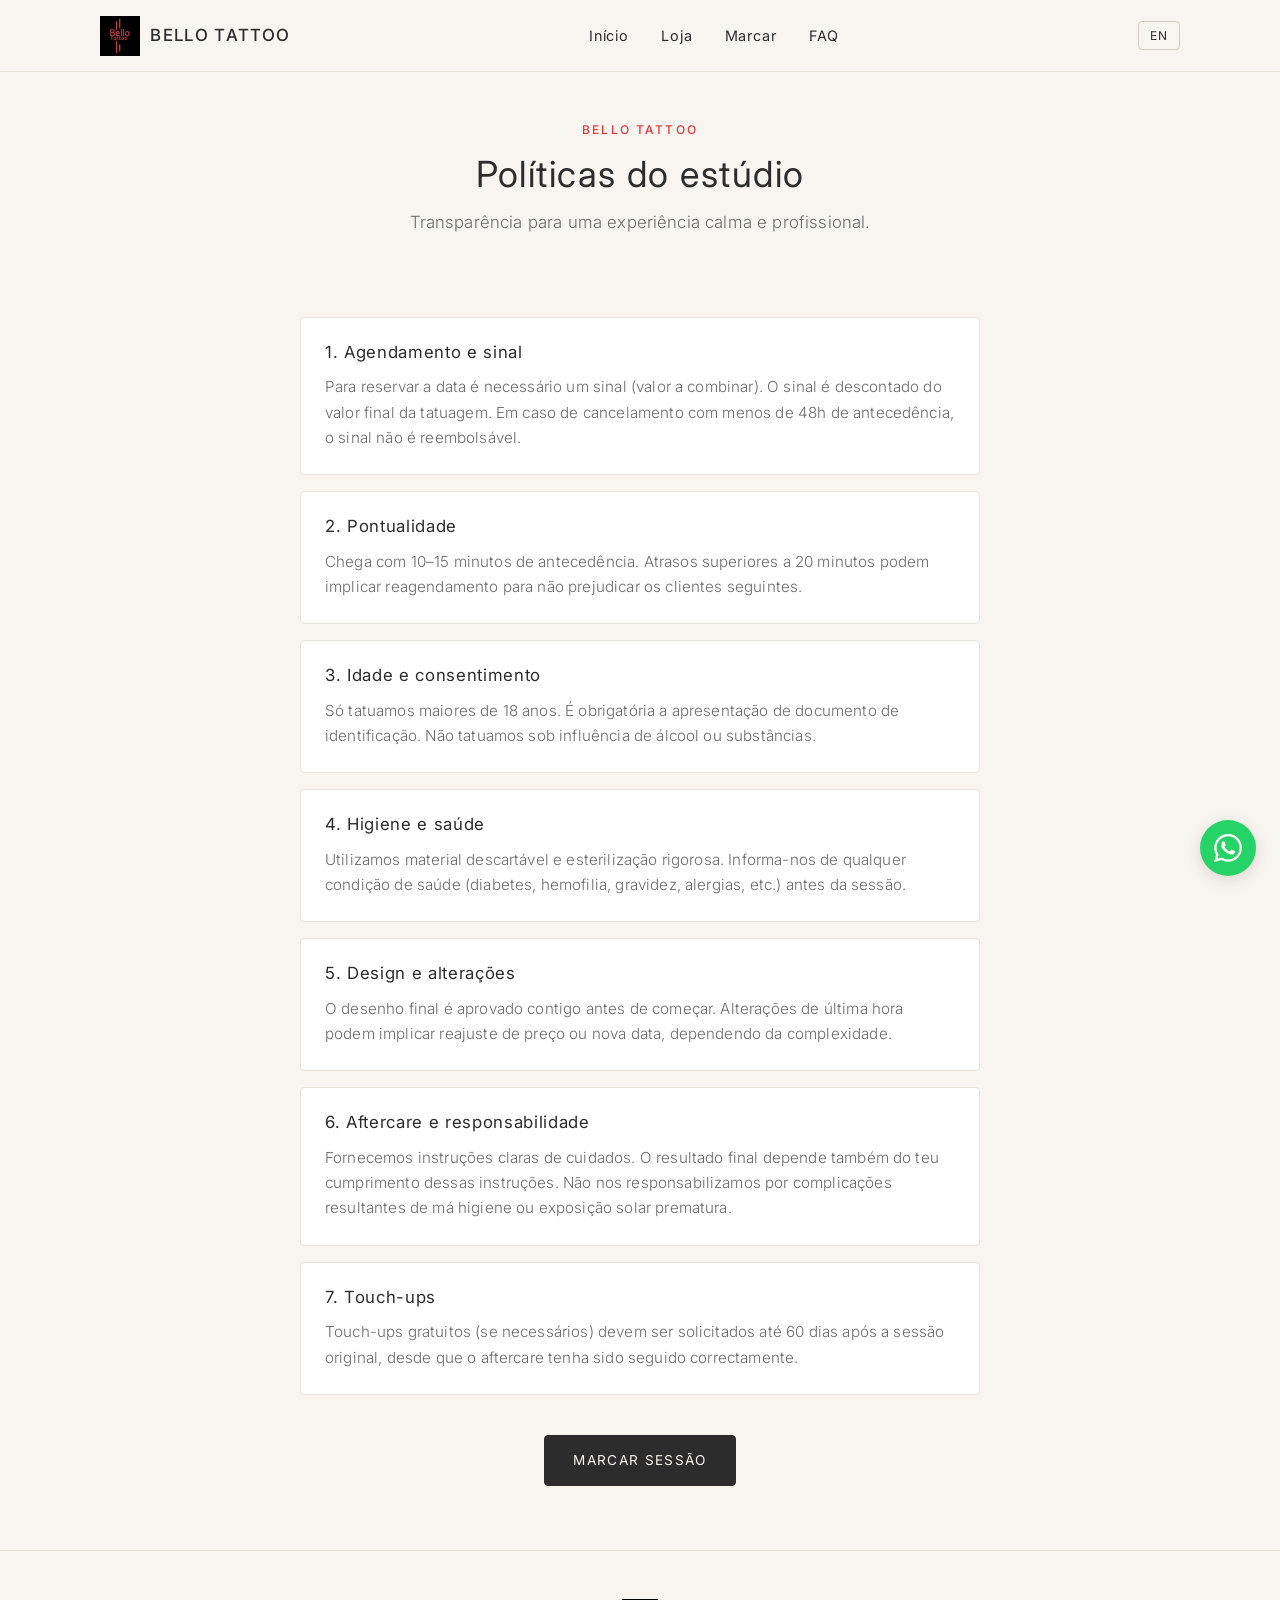
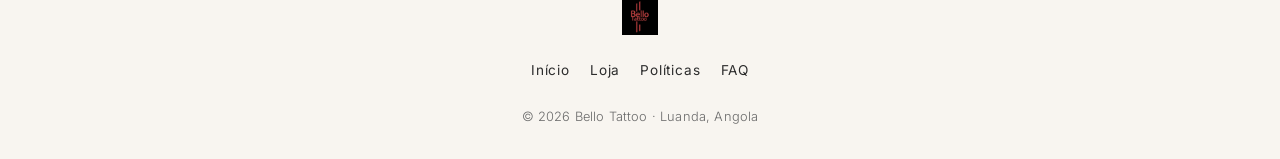
<file: Bello-Tattoo-Website/policies.html>
<!DOCTYPE html>
<html lang="pt" data-lang="pt">
<head>
  <meta charset="UTF-8" />
  <meta name="viewport" content="width=device-width, initial-scale=1" />
  <title>Políticas | Bello Tattoo</title>
  <link rel="icon" href="favicon.ico" sizes="any" />
  <link rel="icon" type="image/png" sizes="32x32" href="favicon-32.png" />
  <link rel="preconnect" href="https://fonts.googleapis.com" />
  <link rel="preconnect" href="https://fonts.gstatic.com" crossorigin />
  <link href="https://fonts.googleapis.com/css2?family=Inter:wght@300;400;500&display=swap" rel="stylesheet" />
  <link rel="stylesheet" href="css/styles.css" />
</head>
<body>
  <header class="site-header">
    <div class="header-inner">
      <a href="index.html" class="logo-link">
        <img src="images/logo.jpg" alt="Bello Tattoo" />
        <span class="logo-text">Bello Tattoo</span>
      </a>
      <nav class="nav-desktop">
        <a href="index.html" class="lang-pt">Início</a>
        <a href="index.html" class="lang-en">Home</a>
        <a href="products.html" class="lang-pt">Loja</a>
        <a href="products.html" class="lang-en">Shop</a>
        <a href="index.html#booking" class="lang-pt">Marcar</a>
        <a href="index.html#booking" class="lang-en">Book</a>
        <a href="faq.html">FAQ</a>
      </nav>
      <div class="header-actions">
        <button class="lang-toggle" type="button">EN</button>
        <button class="hamburger" type="button" aria-label="Menu">
          <span></span><span></span><span></span>
        </button>
      </div>
    </div>
  </header>

  <nav class="nav-mobile">
    <a href="index.html" class="lang-pt">Início</a>
    <a href="index.html" class="lang-en">Home</a>
    <a href="products.html" class="lang-pt">Loja</a>
    <a href="products.html" class="lang-en">Shop</a>
    <a href="policies.html" class="lang-pt">Políticas</a>
    <a href="policies.html" class="lang-en">Policies</a>
    <a href="faq.html">FAQ</a>
  </nav>

  <main>
    <div class="page-hero container">
      <span class="eyebrow">Bello Tattoo</span>
      <h1 class="section-title lang-pt">Políticas do estúdio</h1>
      <h1 class="section-title lang-en">Studio policies</h1>
      <p class="section-sub lang-pt">Transparência para uma experiência calma e profissional.</p>
      <p class="section-sub lang-en">Transparency for a calm and professional experience.</p>
    </div>

    <div class="container" style="max-width:720px;padding-bottom:4rem">
      <div class="policy-block">
        <h3 class="lang-pt">1. Agendamento e sinal</h3>
        <h3 class="lang-en">1. Booking and deposit</h3>
        <p class="lang-pt">
          Para reservar a data é necessário um sinal (valor a combinar). O sinal é descontado do valor final da tatuagem.
          Em caso de cancelamento com menos de 48h de antecedência, o sinal não é reembolsável.
        </p>
        <p class="lang-en">
          A deposit (amount to be agreed) is required to reserve the date. The deposit is deducted from the final tattoo price.
          Cancellations with less than 48 hours’ notice are non-refundable.
        </p>
      </div>

      <div class="policy-block">
        <h3 class="lang-pt">2. Pontualidade</h3>
        <h3 class="lang-en">2. Punctuality</h3>
        <p class="lang-pt">
          Chega com 10–15 minutos de antecedência. Atrasos superiores a 20 minutos podem implicar reagendamento
          para não prejudicar os clientes seguintes.
        </p>
        <p class="lang-en">
          Please arrive 10–15 minutes early. Delays over 20 minutes may require rescheduling so as not to affect following clients.
        </p>
      </div>

      <div class="policy-block">
        <h3 class="lang-pt">3. Idade e consentimento</h3>
        <h3 class="lang-en">3. Age and consent</h3>
        <p class="lang-pt">
          Só tatuamos maiores de 18 anos. É obrigatória a apresentação de documento de identificação.
          Não tatuamos sob influência de álcool ou substâncias.
        </p>
        <p class="lang-en">
          We only tattoo clients aged 18+. Valid ID is required.
          We do not tattoo anyone under the influence of alcohol or substances.
        </p>
      </div>

      <div class="policy-block">
        <h3 class="lang-pt">4. Higiene e saúde</h3>
        <h3 class="lang-en">4. Hygiene and health</h3>
        <p class="lang-pt">
          Utilizamos material descartável e esterilização rigorosa. Informa-nos de qualquer condição de saúde
          (diabetes, hemofilia, gravidez, alergias, etc.) antes da sessão.
        </p>
        <p class="lang-en">
          We use disposable materials and strict sterilisation. Please inform us of any health condition
          (diabetes, haemophilia, pregnancy, allergies, etc.) before the session.
        </p>
      </div>

      <div class="policy-block">
        <h3 class="lang-pt">5. Design e alterações</h3>
        <h3 class="lang-en">5. Design and changes</h3>
        <p class="lang-pt">
          O desenho final é aprovado contigo antes de começar. Alterações de última hora podem implicar
          reajuste de preço ou nova data, dependendo da complexidade.
        </p>
        <p class="lang-en">
          The final design is approved with you before we start. Last-minute changes may require
          a price adjustment or a new date, depending on complexity.
        </p>
      </div>

      <div class="policy-block">
        <h3 class="lang-pt">6. Aftercare e responsabilidade</h3>
        <h3 class="lang-en">6. Aftercare and responsibility</h3>
        <p class="lang-pt">
          Fornecemos instruções claras de cuidados. O resultado final depende também do teu cumprimento dessas instruções.
          Não nos responsabilizamos por complicações resultantes de má higiene ou exposição solar prematura.
        </p>
        <p class="lang-en">
          We provide clear aftercare instructions. The final result also depends on your following those instructions.
          We are not responsible for complications resulting from poor hygiene or premature sun exposure.
        </p>
      </div>

      <div class="policy-block">
        <h3 class="lang-pt">7. Touch-ups</h3>
        <h3 class="lang-en">7. Touch-ups</h3>
        <p class="lang-pt">
          Touch-ups gratuitos (se necessários) devem ser solicitados até 60 dias após a sessão original,
          desde que o aftercare tenha sido seguido correctamente.
        </p>
        <p class="lang-en">
          Free touch-ups (if needed) must be requested within 60 days of the original session,
          provided aftercare was followed correctly.
        </p>
      </div>

      <p style="text-align:center;margin-top:2.5rem">
        <a href="index.html#booking" class="btn btn-filled lang-pt">Marcar sessão</a>
        <a href="index.html#booking" class="btn btn-filled lang-en">Book a session</a>
      </p>
    </div>
  </main>

  <footer class="site-footer">
    <div class="container">
      <div class="footer-logo"><img src="images/logo.jpg" alt="Bello Tattoo" /></div>
      <nav class="footer-nav">
        <a href="index.html" class="lang-pt">Início</a>
        <a href="index.html" class="lang-en">Home</a>
        <a href="products.html" class="lang-pt">Loja</a>
        <a href="products.html" class="lang-en">Shop</a>
        <a href="policies.html" class="lang-pt">Políticas</a>
        <a href="policies.html" class="lang-en">Policies</a>
        <a href="faq.html">FAQ</a>
      </nav>
      <p class="footer-copy">© 2026 Bello Tattoo · Luanda, Angola</p>
    </div>
  </footer>

  <a href="https://wa.me/244933107034" class="wa-float" target="_blank" rel="noopener" aria-label="WhatsApp">
    <svg viewBox="0 0 24 24"><path d="M17.472 14.382c-.297-.149-1.758-.867-2.03-.967-.273-.099-.471-.148-.67.15-.197.297-.767.966-.94 1.164-.173.199-.347.223-.644.075-.297-.15-1.255-.463-2.39-1.475-.883-.788-1.48-1.761-1.653-2.059-.173-.297-.018-.458.13-.606.134-.133.298-.347.446-.52.149-.174.198-.298.298-.497.099-.198.05-.371-.025-.52-.075-.149-.669-1.612-.916-2.207-.242-.579-.487-.5-.669-.51-.173-.008-.371-.01-.57-.01-.198 0-.52.074-.792.372-.272.297-1.04 1.016-1.04 2.479 0 1.462 1.065 2.875 1.213 3.074.149.198 2.096 3.2 5.077 4.487.709.306 1.262.489 1.694.625.712.227 1.36.195 1.871.118.571-.085 1.758-.719 2.006-1.413.248-.694.248-1.289.173-1.413-.074-.124-.272-.198-.57-.347m-5.421 7.403h-.004a9.87 9.87 0 01-5.031-1.378l-.361-.214-3.741.982.998-3.648-.235-.374a9.86 9.86 0 01-1.51-5.26c.001-5.45 4.436-9.884 9.888-9.884 2.64 0 5.122 1.03 6.988 2.898a9.825 9.825 0 012.893 6.994c-.003 5.45-4.435 9.884-9.885 9.884m8.413-18.297A11.815 11.815 0 0012.05 0C5.495 0 .16 5.335.157 11.892c0 2.096.547 4.142 1.588 5.945L.057 24l6.305-1.654a11.882 11.882 0 005.683 1.448h.005c6.554 0 11.89-5.335 11.893-11.893a11.821 11.821 0 00-3.48-8.413z"/></svg>
  </a>

  <script src="js/main.js"></script>
</body>
</html>
</file>
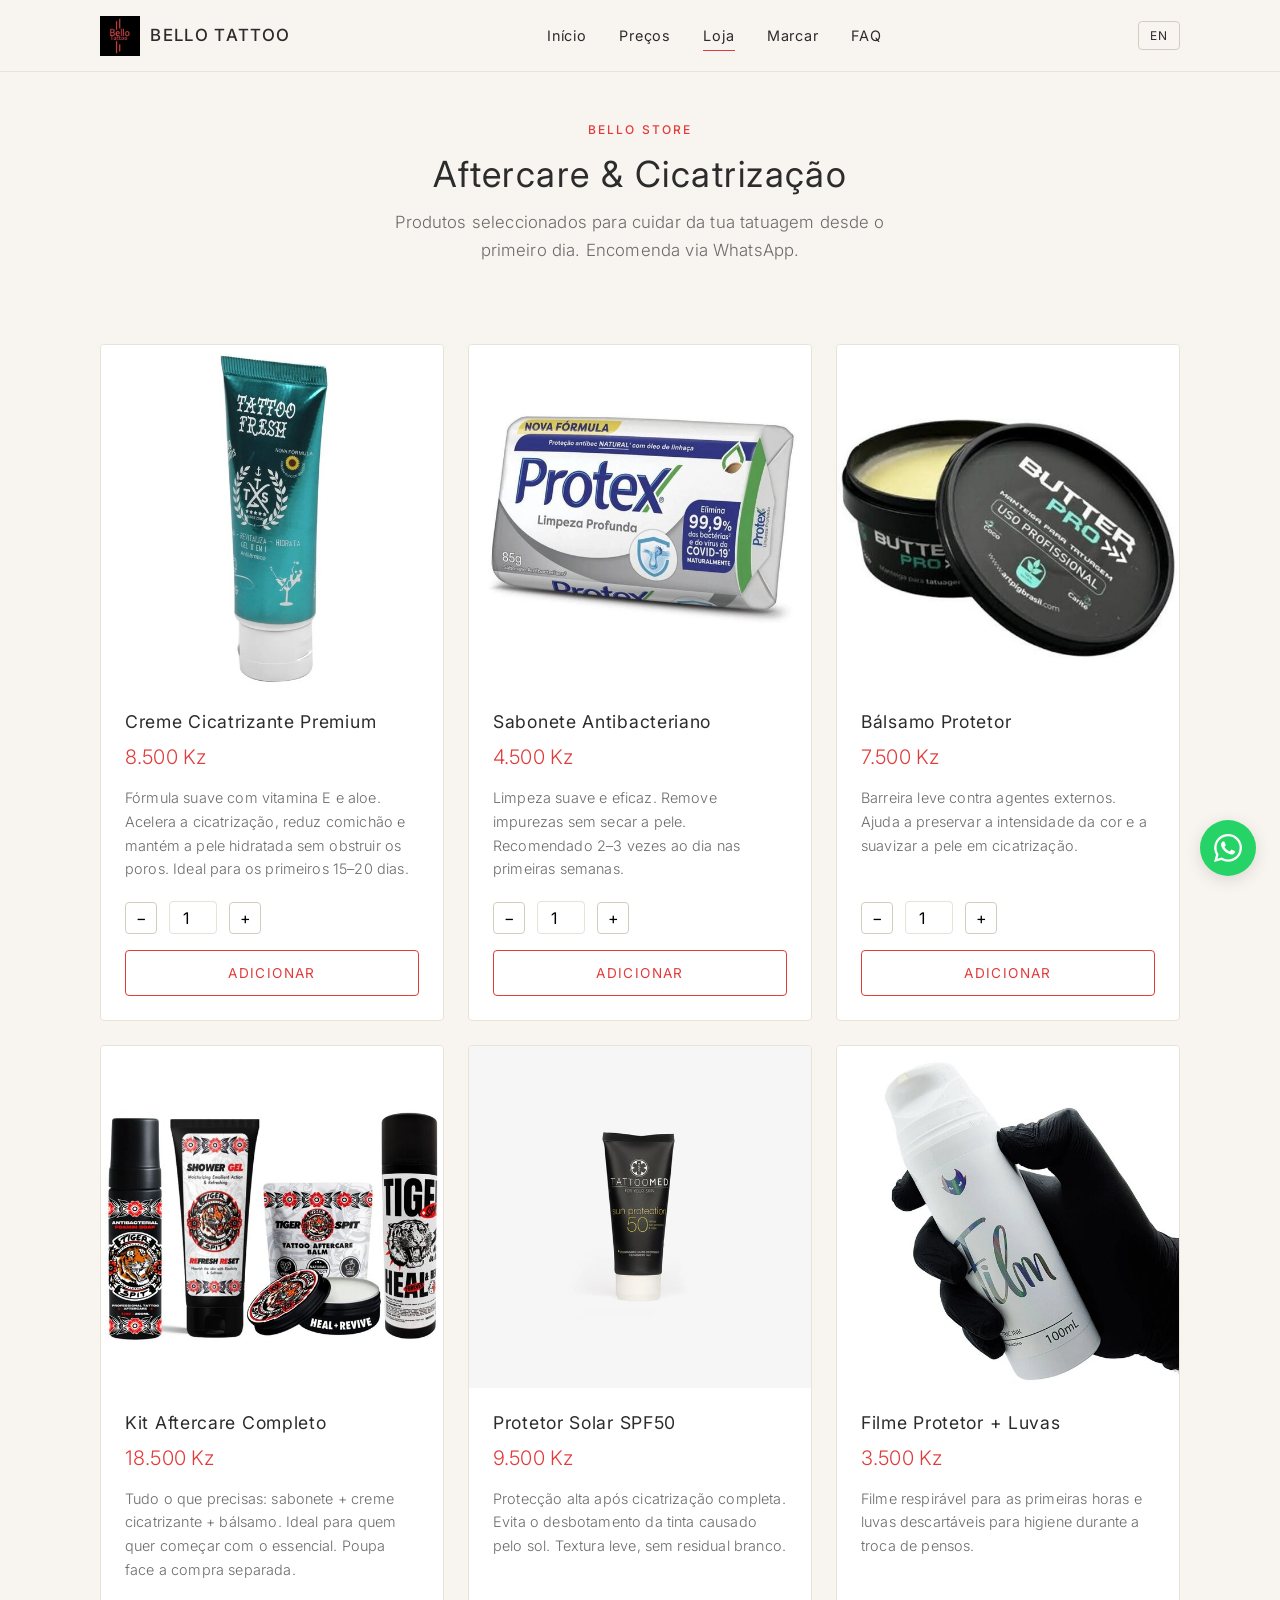
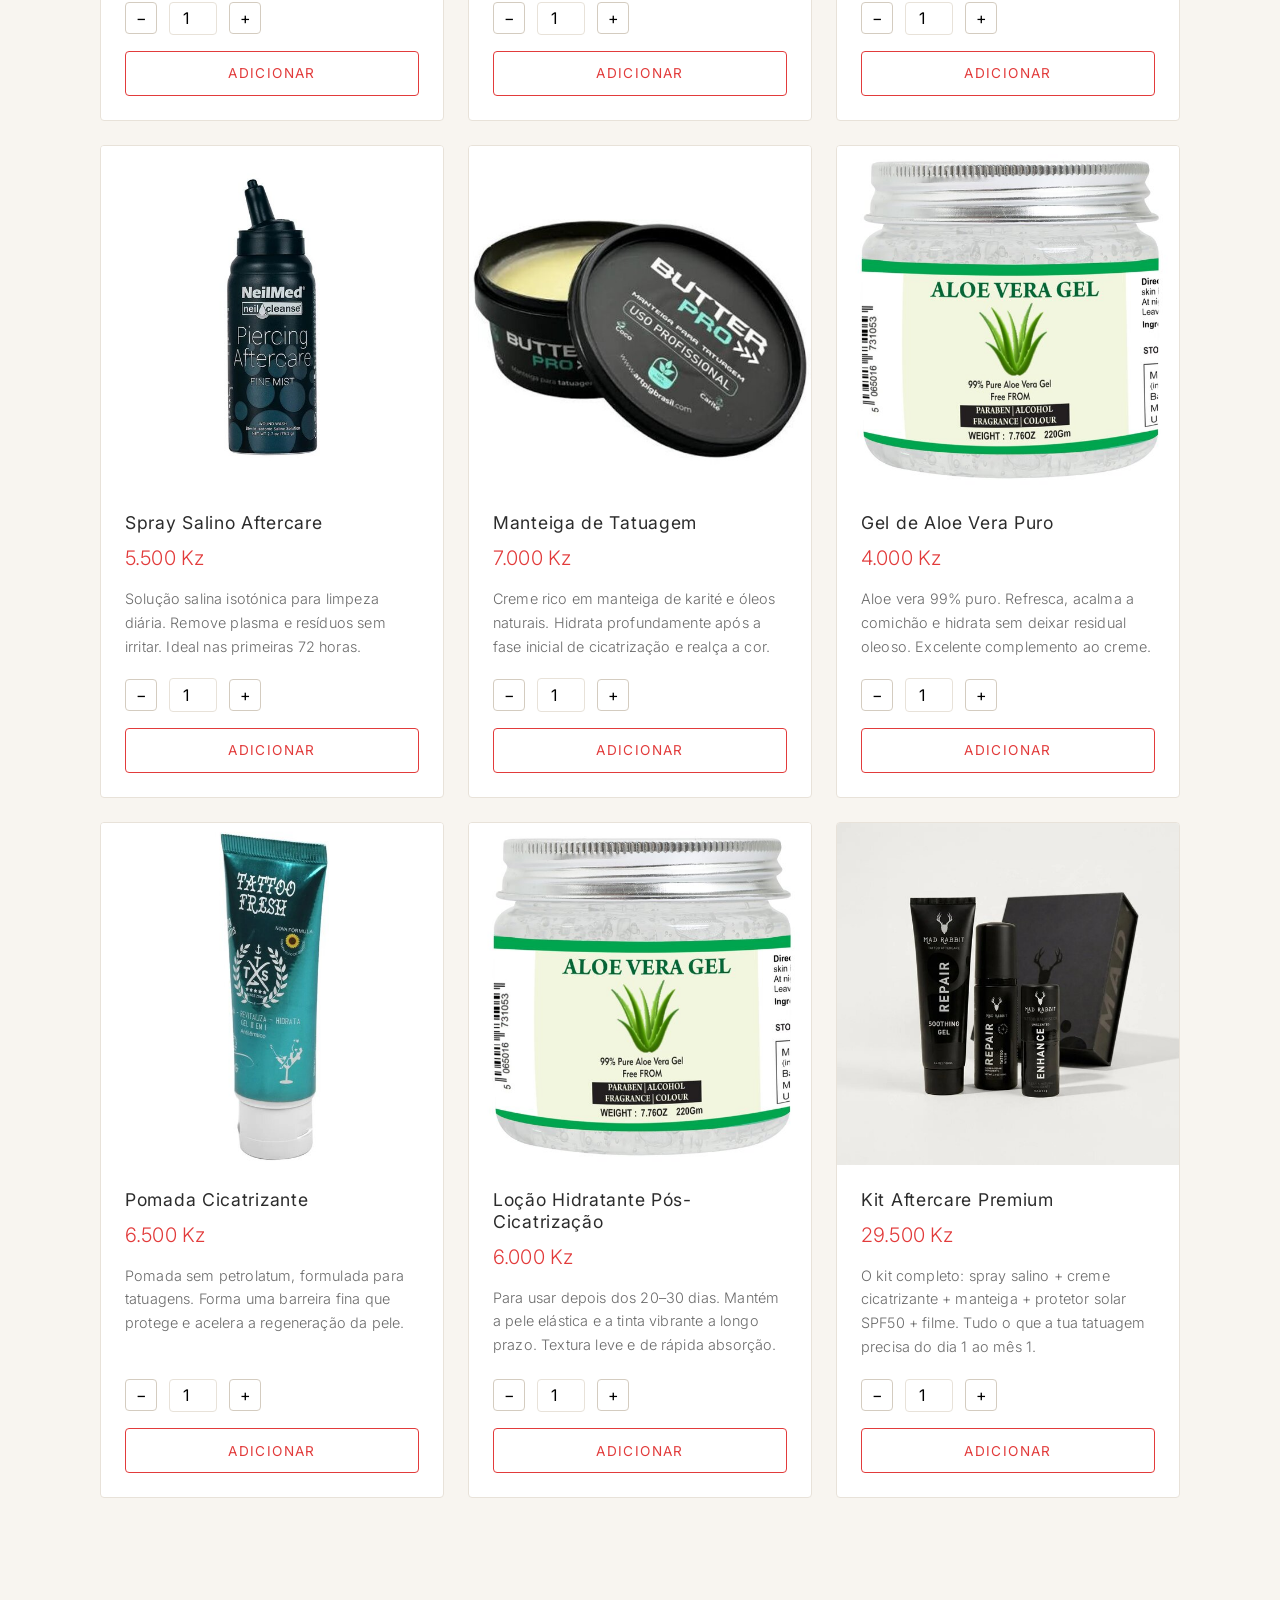
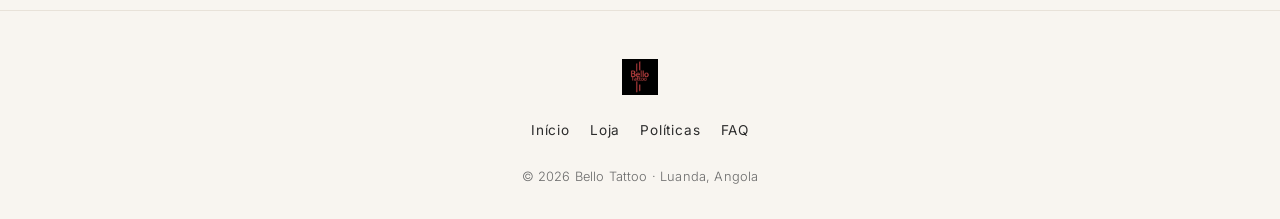
<file: Bello-Tattoo-Website/products.html>
<!DOCTYPE html>
<html lang="pt" data-lang="pt">
<head>
  <meta charset="UTF-8" />
  <meta name="viewport" content="width=device-width, initial-scale=1" />
  <meta name="description" content="Loja Aftercare Bello Tattoo — produtos de cicatrização e cuidados para a tua tatuagem. Encomenda via WhatsApp." />
  <title>Loja Aftercare | Bello Tattoo</title>
  <link rel="icon" href="favicon.ico" sizes="any" />
  <link rel="icon" type="image/png" sizes="32x32" href="favicon-32.png" />
  <link rel="icon" type="image/png" sizes="16x16" href="favicon-16.png" />
  <link rel="preconnect" href="https://fonts.googleapis.com" />
  <link rel="preconnect" href="https://fonts.gstatic.com" crossorigin />
  <link href="https://fonts.googleapis.com/css2?family=Inter:wght@300;400;500&display=swap" rel="stylesheet" />
  <link rel="stylesheet" href="css/styles.css" />
  <style>
    .products-grid { padding-bottom: 7rem; }
    .product-body .btn { width: 100%; }

    /* Keep WA button above the cart bar */
    body:has(.cart-bar.is-open) .wa-float {
      bottom: 5.5rem;
    }
    body:has(.cart-bar.is-open.is-expanded) .wa-float {
      bottom: 6.5rem;
    }

    /* Cart: compact bottom bar + expandable item list
       (overrides older .cart-bar rules from styles.css) */
    .cart-bar {
      position: fixed;
      bottom: 0;
      left: 0;
      right: 0;
      background: #fff;
      border-top: 1px solid #d4ccc0;
      z-index: 1200;
      box-shadow: 0 -4px 20px rgba(0,0,0,0.06);
      display: none;
      flex-direction: column;
      align-items: stretch;
      justify-content: flex-start;
      padding: 0;
      max-height: min(50vh, 380px);
    }
    .cart-bar.is-open,
    .cart-bar.visible {
      display: flex !important;
    }

    /* Collapsed = only footer visible */
    .cart-bar:not(.is-expanded) .cart-header,
    .cart-bar:not(.is-expanded) .cart-items {
      display: none;
    }
    .cart-bar:not(.is-expanded) {
      max-height: none;
    }

    .cart-header {
      display: flex;
      align-items: center;
      justify-content: space-between;
      padding: 0.7rem 1.25rem;
      border-bottom: 1px solid #e8e2d9;
      flex-shrink: 0;
    }
    .cart-header h3 {
      font-size: 0.85rem;
      font-weight: 500;
      letter-spacing: 0.06em;
      text-transform: uppercase;
      margin: 0;
    }
    .cart-header-actions {
      display: flex;
      align-items: center;
      gap: 0.5rem;
    }
    .cart-clear {
      background: none;
      border: none;
      color: #6b6b6b;
      font-size: 0.8rem;
      cursor: pointer;
      letter-spacing: 0.04em;
      padding: 0.25rem 0.5rem;
    }
    .cart-clear:hover { color: #e23b3b; }

    .cart-items {
      overflow-y: auto;
      -webkit-overflow-scrolling: touch;
      flex: 1 1 auto;
      min-height: 0; /* critical: allow flex child to shrink + scroll */
      padding: 0.35rem 0;
    }
    .cart-item {
      display: flex;
      align-items: center;
      gap: 0.75rem;
      padding: 0.55rem 1.25rem;
      border-bottom: 1px solid #f0ebe4;
    }
    .cart-item:last-child { border-bottom: none; }
    .cart-item-info {
      flex: 1;
      min-width: 0;
    }
    .cart-item-name {
      font-size: 0.9rem;
      font-weight: 400;
      white-space: nowrap;
      overflow: hidden;
      text-overflow: ellipsis;
    }
    .cart-item-price {
      font-size: 0.8rem;
      color: #6b6b6b;
      font-weight: 300;
    }
    .cart-item-controls {
      display: flex;
      align-items: center;
      gap: 0.35rem;
      flex-shrink: 0;
    }
    .cart-item-controls button {
      width: 28px;
      height: 28px;
      border: 1px solid #d4ccc0;
      background: transparent;
      border-radius: 4px;
      cursor: pointer;
      font-size: 0.95rem;
      line-height: 1;
      color: #2c2c2c;
      display: flex;
      align-items: center;
      justify-content: center;
    }
    .cart-item-controls button:hover {
      border-color: #e23b3b;
      color: #e23b3b;
    }
    .cart-item-controls .cart-qty {
      min-width: 1.5rem;
      text-align: center;
      font-size: 0.9rem;
    }
    .cart-item-sub {
      font-size: 0.9rem;
      color: #e23b3b;
      font-weight: 400;
      min-width: 4.5rem;
      text-align: right;
      flex-shrink: 0;
    }
    .cart-item-remove {
      width: 28px;
      height: 28px;
      border: none;
      background: transparent;
      color: #999;
      cursor: pointer;
      font-size: 1.1rem;
      line-height: 1;
      flex-shrink: 0;
      border-radius: 4px;
    }
    .cart-item-remove:hover {
      color: #e23b3b;
      background: #fdf0f0;
    }

    .cart-footer {
      display: flex;
      align-items: center;
      justify-content: space-between;
      gap: 0.75rem;
      padding: 0.75rem 1.25rem;
      border-top: 1px solid #e8e2d9;
      flex-shrink: 0;
      background: #faf8f5;
    }
    .cart-bar:not(.is-expanded) .cart-footer {
      border-top: none;
    }
    .cart-info { font-size: 0.9rem; line-height: 1.35; }
    .cart-info strong { color: #e23b3b; }
    .cart-footer .btn { flex-shrink: 0; white-space: nowrap; font-size: 0.85rem; padding: 0.65rem 1rem; }

    .cart-toggle {
      background: none;
      border: 1px solid #d4ccc0;
      color: #2c2c2c;
      font-size: 0.75rem;
      letter-spacing: 0.04em;
      cursor: pointer;
      padding: 0.3rem 0.65rem;
      border-radius: 4px;
      flex-shrink: 0;
    }
    .cart-toggle:hover {
      border-color: #e23b3b;
      color: #e23b3b;
    }

    @media (max-width: 480px) {
      .cart-item { flex-wrap: wrap; }
      .cart-item-sub { width: 100%; text-align: left; margin-top: 0.2rem; }
      .cart-footer { flex-wrap: wrap; }
      .cart-footer .btn { flex: 1 1 auto; min-width: 140px; }
      .cart-bar.is-expanded { max-height: min(55vh, 420px); }
    }
  </style>
</head>
<body>
  <header class="site-header">
    <div class="header-inner">
      <a href="index.html" class="logo-link">
        <img src="images/logo.jpg" alt="Bello Tattoo" />
        <span class="logo-text">Bello Tattoo</span>
      </a>
      <nav class="nav-desktop">
        <a href="index.html" class="lang-pt">Início</a>
        <a href="index.html" class="lang-en">Home</a>
        <a href="index.html#prices" class="lang-pt">Preços</a>
        <a href="index.html#prices" class="lang-en">Prices</a>
        <a href="products.html" class="active lang-pt">Loja</a>
        <a href="products.html" class="active lang-en">Shop</a>
        <a href="index.html#booking" class="lang-pt">Marcar</a>
        <a href="index.html#booking" class="lang-en">Book</a>
        <a href="faq.html">FAQ</a>
      </nav>
      <div class="header-actions">
        <button class="lang-toggle" type="button" aria-label="Change language">EN</button>
        <button class="hamburger" type="button" aria-label="Menu">
          <span></span><span></span><span></span>
        </button>
      </div>
    </div>
  </header>

  <nav class="nav-mobile">
    <a href="index.html" class="lang-pt">Início</a>
    <a href="index.html" class="lang-en">Home</a>
    <a href="products.html" class="lang-pt">Loja</a>
    <a href="products.html" class="lang-en">Shop</a>
    <a href="policies.html" class="lang-pt">Políticas</a>
    <a href="policies.html" class="lang-en">Policies</a>
    <a href="faq.html">FAQ</a>
  </nav>

  <main>
    <div class="page-hero container">
      <span class="eyebrow">Bello Store</span>
      <h1 class="section-title lang-pt">Aftercare &amp; Cicatrização</h1>
      <h1 class="section-title lang-en">Aftercare &amp; Healing</h1>
      <p class="section-sub lang-pt">
        Produtos seleccionados para cuidar da tua tatuagem desde o primeiro dia.
        Encomenda via WhatsApp.
      </p>
      <p class="section-sub lang-en">
        Selected products to care for your tattoo from day one.
        Order via WhatsApp.
      </p>
    </div>

    <div class="container">
      <div class="products-grid" id="products-grid">

        <article class="product-card" data-id="creme-cicatrizante" data-name="Creme Cicatrizante Premium" data-price="8500">
          <div class="product-img">
            <img src="images/products/pomada.jpg" alt="Creme Cicatrizante Premium" loading="lazy" />
          </div>
          <div class="product-body">
            <h3 class="lang-pt">Creme Cicatrizante Premium</h3>
            <h3 class="lang-en">Premium Healing Cream</h3>
            <div class="price">8.500 Kz</div>
            <p class="lang-pt">Fórmula suave com vitamina E e aloe. Acelera a cicatrização, reduz comichão e mantém a pele hidratada sem obstruir os poros. Ideal para os primeiros 15–20 dias.</p>
            <p class="lang-en">Gentle formula with vitamin E and aloe. Speeds healing, reduces itching and keeps skin hydrated without clogging pores. Ideal for the first 15–20 days.</p>
            <div class="qty-row">
              <button type="button" class="qty-minus" aria-label="Diminuir">−</button>
              <input class="qty-input" type="number" value="1" min="1" max="99" />
              <button type="button" class="qty-plus" aria-label="Aumentar">+</button>
            </div>
            <button type="button" class="btn btn-accent add-btn">
              <span class="lang-pt">Adicionar</span><span class="lang-en">Add</span>
            </button>
          </div>
        </article>

        <article class="product-card" data-id="sabonete" data-name="Sabonete Antibacteriano" data-price="4500">
          <div class="product-img">
            <img src="images/products/sabonete.jpg" alt="Sabonete Antibacteriano" loading="lazy" />
          </div>
          <div class="product-body">
            <h3 class="lang-pt">Sabonete Antibacteriano</h3>
            <h3 class="lang-en">Antibacterial Soap</h3>
            <div class="price">4.500 Kz</div>
            <p class="lang-pt">Limpeza suave e eficaz. Remove impurezas sem secar a pele. Recomendado 2–3 vezes ao dia nas primeiras semanas.</p>
            <p class="lang-en">Gentle yet effective cleansing. Removes impurities without drying the skin. Recommended 2–3 times daily in the first weeks.</p>
            <div class="qty-row">
              <button type="button" class="qty-minus">−</button>
              <input class="qty-input" type="number" value="1" min="1" max="99" />
              <button type="button" class="qty-plus">+</button>
            </div>
            <button type="button" class="btn btn-accent add-btn">
              <span class="lang-pt">Adicionar</span><span class="lang-en">Add</span>
            </button>
          </div>
        </article>

        <article class="product-card" data-id="balsamo" data-name="Bálsamo Protetor" data-price="7500">
          <div class="product-img">
            <img src="images/products/manteiga.jpg" alt="Bálsamo Protetor" loading="lazy" />
          </div>
          <div class="product-body">
            <h3 class="lang-pt">Bálsamo Protetor</h3>
            <h3 class="lang-en">Protective Balm</h3>
            <div class="price">7.500 Kz</div>
            <p class="lang-pt">Barreira leve contra agentes externos. Ajuda a preservar a intensidade da cor e a suavizar a pele em cicatrização.</p>
            <p class="lang-en">Light barrier against external agents. Helps preserve colour intensity and soothe healing skin.</p>
            <div class="qty-row">
              <button type="button" class="qty-minus">−</button>
              <input class="qty-input" type="number" value="1" min="1" max="99" />
              <button type="button" class="qty-plus">+</button>
            </div>
            <button type="button" class="btn btn-accent add-btn">
              <span class="lang-pt">Adicionar</span><span class="lang-en">Add</span>
            </button>
          </div>
        </article>

        <article class="product-card" data-id="kit-completo" data-name="Kit Aftercare Completo" data-price="18500">
          <div class="product-img">
            <img src="images/products/kit-completo.jpg" alt="Kit Aftercare Completo" loading="lazy" />
          </div>
          <div class="product-body">
            <h3 class="lang-pt">Kit Aftercare Completo</h3>
            <h3 class="lang-en">Complete Aftercare Kit</h3>
            <div class="price">18.500 Kz</div>
            <p class="lang-pt">Tudo o que precisas: sabonete + creme cicatrizante + bálsamo. Ideal para quem quer começar com o essencial. Poupa face a compra separada.</p>
            <p class="lang-en">Everything you need: soap + healing cream + balm. Perfect if you want the essentials from day one. Better value than buying separately.</p>
            <div class="qty-row">
              <button type="button" class="qty-minus">−</button>
              <input class="qty-input" type="number" value="1" min="1" max="99" />
              <button type="button" class="qty-plus">+</button>
            </div>
            <button type="button" class="btn btn-accent add-btn">
              <span class="lang-pt">Adicionar</span><span class="lang-en">Add</span>
            </button>
          </div>
        </article>

        <article class="product-card" data-id="spf50" data-name="Protetor Solar SPF50" data-price="9500">
          <div class="product-img">
            <img src="images/products/spf50.jpg" alt="Protetor Solar SPF50" loading="lazy" />
          </div>
          <div class="product-body">
            <h3 class="lang-pt">Protetor Solar SPF50</h3>
            <h3 class="lang-en">Tattoo Sunscreen SPF50</h3>
            <div class="price">9.500 Kz</div>
            <p class="lang-pt">Protecção alta após cicatrização completa. Evita o desbotamento da tinta causado pelo sol. Textura leve, sem residual branco.</p>
            <p class="lang-en">High protection after full healing. Prevents ink fading from sun exposure. Light texture, no white cast.</p>
            <div class="qty-row">
              <button type="button" class="qty-minus">−</button>
              <input class="qty-input" type="number" value="1" min="1" max="99" />
              <button type="button" class="qty-plus">+</button>
            </div>
            <button type="button" class="btn btn-accent add-btn">
              <span class="lang-pt">Adicionar</span><span class="lang-en">Add</span>
            </button>
          </div>
        </article>

        <article class="product-card" data-id="filme" data-name="Filme Protetor + Luvas" data-price="3500">
          <div class="product-img">
            <img src="images/products/filme.jpg" alt="Filme Protetor + Luvas" loading="lazy" />
          </div>
          <div class="product-body">
            <h3 class="lang-pt">Filme Protetor + Luvas</h3>
            <h3 class="lang-en">Protective Film + Gloves</h3>
            <div class="price">3.500 Kz</div>
            <p class="lang-pt">Filme respirável para as primeiras horas e luvas descartáveis para higiene durante a troca de pensos.</p>
            <p class="lang-en">Breathable film for the first hours and disposable gloves for hygiene when changing dressings.</p>
            <div class="qty-row">
              <button type="button" class="qty-minus">−</button>
              <input class="qty-input" type="number" value="1" min="1" max="99" />
              <button type="button" class="qty-plus">+</button>
            </div>
            <button type="button" class="btn btn-accent add-btn">
              <span class="lang-pt">Adicionar</span><span class="lang-en">Add</span>
            </button>
          </div>
        </article>

        <article class="product-card" data-id="spray-salino" data-name="Spray Salino Aftercare" data-price="5500">
          <div class="product-img">
            <img src="images/products/spray-salino.jpg" alt="Spray Salino Aftercare" loading="lazy" />
          </div>
          <div class="product-body">
            <h3 class="lang-pt">Spray Salino Aftercare</h3>
            <h3 class="lang-en">Saline Aftercare Spray</h3>
            <div class="price">5.500 Kz</div>
            <p class="lang-pt">Solução salina isotónica para limpeza diária. Remove plasma e resíduos sem irritar. Ideal nas primeiras 72 horas.</p>
            <p class="lang-en">Isotonic saline solution for daily cleansing. Removes plasma and residue without irritation. Ideal in the first 72 hours.</p>
            <div class="qty-row">
              <button type="button" class="qty-minus">−</button>
              <input class="qty-input" type="number" value="1" min="1" max="99" />
              <button type="button" class="qty-plus">+</button>
            </div>
            <button type="button" class="btn btn-accent add-btn">
              <span class="lang-pt">Adicionar</span><span class="lang-en">Add</span>
            </button>
          </div>
        </article>

        <article class="product-card" data-id="manteiga" data-name="Manteiga de Tatuagem" data-price="7000">
          <div class="product-img">
            <img src="images/products/manteiga.jpg" alt="Manteiga de Tatuagem" loading="lazy" />
          </div>
          <div class="product-body">
            <h3 class="lang-pt">Manteiga de Tatuagem</h3>
            <h3 class="lang-en">Tattoo Butter</h3>
            <div class="price">7.000 Kz</div>
            <p class="lang-pt">Creme rico em manteiga de karité e óleos naturais. Hidrata profundamente após a fase inicial de cicatrização e realça a cor.</p>
            <p class="lang-en">Rich shea butter and natural oils formula. Deeply moisturises after the initial healing phase and enhances colour.</p>
            <div class="qty-row">
              <button type="button" class="qty-minus">−</button>
              <input class="qty-input" type="number" value="1" min="1" max="99" />
              <button type="button" class="qty-plus">+</button>
            </div>
            <button type="button" class="btn btn-accent add-btn">
              <span class="lang-pt">Adicionar</span><span class="lang-en">Add</span>
            </button>
          </div>
        </article>

        <article class="product-card" data-id="aloe" data-name="Gel de Aloe Vera Puro" data-price="4000">
          <div class="product-img">
            <img src="images/products/aloe-gel.jpg" alt="Gel de Aloe Vera Puro" loading="lazy" />
          </div>
          <div class="product-body">
            <h3 class="lang-pt">Gel de Aloe Vera Puro</h3>
            <h3 class="lang-en">Pure Aloe Vera Gel</h3>
            <div class="price">4.000 Kz</div>
            <p class="lang-pt">Aloe vera 99% puro. Refresca, acalma a comichão e hidrata sem deixar residual oleoso. Excelente complemento ao creme.</p>
            <p class="lang-en">99% pure aloe vera. Cools, soothes itching and hydrates without oily residue. Excellent complement to the healing cream.</p>
            <div class="qty-row">
              <button type="button" class="qty-minus">−</button>
              <input class="qty-input" type="number" value="1" min="1" max="99" />
              <button type="button" class="qty-plus">+</button>
            </div>
            <button type="button" class="btn btn-accent add-btn">
              <span class="lang-pt">Adicionar</span><span class="lang-en">Add</span>
            </button>
          </div>
        </article>

        <article class="product-card" data-id="pomada" data-name="Pomada Cicatrizante" data-price="6500">
          <div class="product-img">
            <img src="images/products/pomada.jpg" alt="Pomada Cicatrizante" loading="lazy" />
          </div>
          <div class="product-body">
            <h3 class="lang-pt">Pomada Cicatrizante</h3>
            <h3 class="lang-en">Healing Ointment</h3>
            <div class="price">6.500 Kz</div>
            <p class="lang-pt">Pomada sem petrolatum, formulada para tatuagens. Forma uma barreira fina que protege e acelera a regeneração da pele.</p>
            <p class="lang-en">Petroleum-free ointment formulated for tattoos. Creates a thin barrier that protects and speeds skin regeneration.</p>
            <div class="qty-row">
              <button type="button" class="qty-minus">−</button>
              <input class="qty-input" type="number" value="1" min="1" max="99" />
              <button type="button" class="qty-plus">+</button>
            </div>
            <button type="button" class="btn btn-accent add-btn">
              <span class="lang-pt">Adicionar</span><span class="lang-en">Add</span>
            </button>
          </div>
        </article>

        <article class="product-card" data-id="locao" data-name="Loção Hidratante Pós-Cicatrização" data-price="6000">
          <div class="product-img">
            <img src="images/products/aloe-gel.jpg" alt="Loção Hidratante Pós-Cicatrização" loading="lazy" />
          </div>
          <div class="product-body">
            <h3 class="lang-pt">Loção Hidratante Pós-Cicatrização</h3>
            <h3 class="lang-en">Post-Healing Moisturising Lotion</h3>
            <div class="price">6.000 Kz</div>
            <p class="lang-pt">Para usar depois dos 20–30 dias. Mantém a pele elástica e a tinta vibrante a longo prazo. Textura leve e de rápida absorção.</p>
            <p class="lang-en">For use after 20–30 days. Keeps skin elastic and ink vibrant long-term. Light texture, fast absorption.</p>
            <div class="qty-row">
              <button type="button" class="qty-minus">−</button>
              <input class="qty-input" type="number" value="1" min="1" max="99" />
              <button type="button" class="qty-plus">+</button>
            </div>
            <button type="button" class="btn btn-accent add-btn">
              <span class="lang-pt">Adicionar</span><span class="lang-en">Add</span>
            </button>
          </div>
        </article>

        <article class="product-card" data-id="kit-premium" data-name="Kit Aftercare Premium" data-price="29500">
          <div class="product-img">
            <img src="images/products/kit-premium.jpg" alt="Kit Aftercare Premium" loading="lazy" />
          </div>
          <div class="product-body">
            <h3 class="lang-pt">Kit Aftercare Premium</h3>
            <h3 class="lang-en">Premium Aftercare Kit</h3>
            <div class="price">29.500 Kz</div>
            <p class="lang-pt">O kit completo: spray salino + creme cicatrizante + manteiga + protetor solar SPF50 + filme. Tudo o que a tua tatuagem precisa do dia 1 ao mês 1.</p>
            <p class="lang-en">The full kit: saline spray + healing cream + butter + SPF50 sunscreen + film. Everything your tattoo needs from day 1 to month 1.</p>
            <div class="qty-row">
              <button type="button" class="qty-minus">−</button>
              <input class="qty-input" type="number" value="1" min="1" max="99" />
              <button type="button" class="qty-plus">+</button>
            </div>
            <button type="button" class="btn btn-accent add-btn">
              <span class="lang-pt">Adicionar</span><span class="lang-en">Add</span>
            </button>
          </div>
        </article>

      </div>
    </div>
  </main>

  <div id="cart-bar" class="cart-bar" aria-live="polite">
    <div class="cart-header">
      <h3 class="lang-pt">O teu carrinho</h3>
      <h3 class="lang-en">Your cart</h3>
      <div class="cart-header-actions">
        <button type="button" class="cart-clear" id="cart-clear">
          <span class="lang-pt">Limpar</span>
          <span class="lang-en">Clear</span>
        </button>
      </div>
    </div>
    <div class="cart-items" id="cart-items"></div>
    <div class="cart-footer">
      <div class="cart-info">
        <span class="lang-pt"><span id="cart-count">0</span> item(ns) · Total: <strong id="cart-total">0 Kz</strong></span>
        <span class="lang-en"><span id="cart-count-en">0</span> item(s) · Total: <strong id="cart-total-en">0 Kz</strong></span>
      </div>
      <button type="button" class="cart-toggle" id="cart-toggle" aria-expanded="false">
        <span class="lang-pt cart-toggle-label">Ver itens</span>
        <span class="lang-en cart-toggle-label">View items</span>
      </button>
      <button type="button" id="cart-checkout" class="btn btn-filled">
        <span class="lang-pt">Encomendar</span>
        <span class="lang-en">Order</span>
      </button>
    </div>
  </div>

  <footer class="site-footer">
    <div class="container">
      <div class="footer-logo"><img src="images/logo.jpg" alt="Bello Tattoo" /></div>
      <nav class="footer-nav">
        <a href="index.html" class="lang-pt">Início</a>
        <a href="index.html" class="lang-en">Home</a>
        <a href="products.html" class="lang-pt">Loja</a>
        <a href="products.html" class="lang-en">Shop</a>
        <a href="policies.html" class="lang-pt">Políticas</a>
        <a href="policies.html" class="lang-en">Policies</a>
        <a href="faq.html">FAQ</a>
      </nav>
      <p class="footer-copy">© 2026 Bello Tattoo · Luanda, Angola</p>
    </div>
  </footer>

  <a href="https://wa.me/244933107034" class="wa-float" target="_blank" rel="noopener" aria-label="WhatsApp">
    <svg viewBox="0 0 24 24"><path d="M17.472 14.382c-.297-.149-1.758-.867-2.03-.967-.273-.099-.471-.148-.67.15-.197.297-.767.966-.94 1.164-.173.199-.347.223-.644.075-.297-.15-1.255-.463-2.39-1.475-.883-.788-1.48-1.761-1.653-2.059-.173-.297-.018-.458.13-.606.134-.133.298-.347.446-.52.149-.174.198-.298.298-.497.099-.198.05-.371-.025-.52-.075-.149-.669-1.612-.916-2.207-.242-.579-.487-.5-.669-.51-.173-.008-.371-.01-.57-.01-.198 0-.52.074-.792.372-.272.297-1.04 1.016-1.04 2.479 0 1.462 1.065 2.875 1.213 3.074.149.198 2.096 3.2 5.077 4.487.709.306 1.262.489 1.694.625.712.227 1.36.195 1.871.118.571-.085 1.758-.719 2.006-1.413.248-.694.248-1.289.173-1.413-.074-.124-.272-.198-.57-.347m-5.421 7.403h-.004a9.87 9.87 0 01-5.031-1.378l-.361-.214-3.741.982.998-3.648-.235-.374a9.86 9.86 0 01-1.51-5.26c.001-5.45 4.436-9.884 9.888-9.884 2.64 0 5.122 1.03 6.988 2.898a9.825 9.825 0 012.893 6.994c-.003 5.45-4.435 9.884-9.885 9.884m8.413-18.297A11.815 11.815 0 0012.05 0C5.495 0 .16 5.335.157 11.892c0 2.096.547 4.142 1.588 5.945L.057 24l6.305-1.654a11.882 11.882 0 005.683 1.448h.005c6.554 0 11.89-5.335 11.893-11.893a11.821 11.821 0 00-3.48-8.413z"/></svg>
  </a>

  <script src="js/main.js"></script>
  <script>
    /* Self-contained cart — list items, +/- qty, remove, clear */
    (function () {
      var WA = "https://wa.me/244933107034";
      var cart = {};

      function fmt(n) {
        return Number(n).toLocaleString("pt-AO") + " Kz";
      }

      function isPt() {
        return document.documentElement.getAttribute("data-lang") !== "en";
      }

      function updateUI() {
        var count = 0;
        var total = 0;
        var list = document.getElementById("cart-items");
        var html = "";

        for (var id in cart) {
          if (!Object.prototype.hasOwnProperty.call(cart, id)) continue;
          var item = cart[id];
          if (!item || item.qty < 1) continue;
          count += item.qty;
          var sub = item.qty * item.price;
          total += sub;

          html +=
            '<div class="cart-item" data-cart-id="' + id + '">' +
              '<div class="cart-item-info">' +
                '<div class="cart-item-name">' + item.name + "</div>" +
                '<div class="cart-item-price">' + fmt(item.price) + " / un.</div>" +
              "</div>" +
              '<div class="cart-item-controls">' +
                '<button type="button" class="cart-dec" data-id="' + id + '" aria-label="-">−</button>' +
                '<span class="cart-qty">' + item.qty + "</span>" +
                '<button type="button" class="cart-inc" data-id="' + id + '" aria-label="+">+</button>' +
              "</div>" +
              '<div class="cart-item-sub">' + fmt(sub) + "</div>" +
              '<button type="button" class="cart-item-remove" data-id="' + id + '" aria-label="Remove">×</button>' +
            "</div>";
        }

        if (list) list.innerHTML = html;

        var countEl = document.getElementById("cart-count");
        var totalEl = document.getElementById("cart-total");
        var countEn = document.getElementById("cart-count-en");
        var totalEn = document.getElementById("cart-total-en");
        var bar = document.getElementById("cart-bar");

        if (countEl) countEl.textContent = String(count);
        if (totalEl) totalEl.textContent = fmt(total);
        if (countEn) countEn.textContent = String(count);
        if (totalEn) totalEn.textContent = fmt(total);

        if (bar) {
          if (count > 0) {
            bar.classList.add("is-open");
            bar.classList.add("visible");
          } else {
            bar.classList.remove("is-open");
            bar.classList.remove("visible");
            bar.classList.remove("is-expanded");
          }
        }

        /* Toggle button labels */
        var expanded = bar && bar.classList.contains("is-expanded");
        var toggle = document.getElementById("cart-toggle");
        if (toggle) {
          toggle.setAttribute("aria-expanded", expanded ? "true" : "false");
          var ptLabel = toggle.querySelector(".lang-pt");
          var enLabel = toggle.querySelector(".lang-en");
          if (ptLabel) ptLabel.textContent = expanded ? "Ocultar" : "Ver itens";
          if (enLabel) enLabel.textContent = expanded ? "Hide" : "View items";
        }
      }

      function getCard(el) {
        while (el && el !== document.body) {
          if (el.classList && el.classList.contains("product-card")) return el;
          el = el.parentNode;
        }
        return null;
      }

      document.addEventListener("click", function (e) {
        var t = e.target;
        if (!t) return;

        /* Cart: decrease item qty */
        var dec = t.classList && t.classList.contains("cart-dec") ? t : null;
        if (!dec && t.parentNode && t.parentNode.classList && t.parentNode.classList.contains("cart-dec")) dec = t.parentNode;
        if (dec) {
          e.preventDefault();
          var idDec = dec.getAttribute("data-id");
          if (cart[idDec]) {
            cart[idDec].qty -= 1;
            if (cart[idDec].qty < 1) delete cart[idDec];
            updateUI();
          }
          return;
        }

        /* Cart: increase item qty */
        var inc = t.classList && t.classList.contains("cart-inc") ? t : null;
        if (!inc && t.parentNode && t.parentNode.classList && t.parentNode.classList.contains("cart-inc")) inc = t.parentNode;
        if (inc) {
          e.preventDefault();
          var idInc = inc.getAttribute("data-id");
          if (cart[idInc]) {
            cart[idInc].qty += 1;
            updateUI();
          }
          return;
        }

        /* Cart: remove item */
        var rm = t.classList && t.classList.contains("cart-item-remove") ? t : null;
        if (!rm && t.parentNode && t.parentNode.classList && t.parentNode.classList.contains("cart-item-remove")) rm = t.parentNode;
        if (rm) {
          e.preventDefault();
          var idRm = rm.getAttribute("data-id");
          if (idRm && cart[idRm]) {
            delete cart[idRm];
            updateUI();
          }
          return;
        }

        /* Cart: clear all */
        if (t.id === "cart-clear" || (t.parentNode && t.parentNode.id === "cart-clear")) {
          e.preventDefault();
          cart = {};
          updateUI();
          return;
        }

        /* Cart: expand / collapse item list */
        if (t.id === "cart-toggle" || (t.parentNode && t.parentNode.id === "cart-toggle") ||
            (t.classList && t.classList.contains("cart-toggle-label"))) {
          e.preventDefault();
          var barT = document.getElementById("cart-bar");
          if (barT) {
            barT.classList.toggle("is-expanded");
            updateUI();
          }
          return;
        }

        /* Product card qty minus */
        var minusBtn = null;
        if (t.classList && t.classList.contains("qty-minus")) minusBtn = t;
        else if (t.parentNode && t.parentNode.classList && t.parentNode.classList.contains("qty-minus")) minusBtn = t.parentNode;
        if (minusBtn) {
          e.preventDefault();
          var row = minusBtn.parentNode;
          var input = row && row.querySelector(".qty-input");
          if (!input) return;
          var v = parseInt(input.value, 10) || 1;
          if (v > 1) input.value = String(v - 1);
          return;
        }

        /* Product card qty plus */
        var plusBtn = null;
        if (t.classList && t.classList.contains("qty-plus")) plusBtn = t;
        else if (t.parentNode && t.parentNode.classList && t.parentNode.classList.contains("qty-plus")) plusBtn = t.parentNode;
        if (plusBtn) {
          e.preventDefault();
          var rowP = plusBtn.parentNode;
          var inputP = rowP && rowP.querySelector(".qty-input");
          if (!inputP) return;
          var vp = parseInt(inputP.value, 10) || 1;
          var max = parseInt(inputP.getAttribute("max") || "99", 10);
          if (vp < max) inputP.value = String(vp + 1);
          return;
        }

        /* Add to cart */
        var addBtn = null;
        if (t.classList && t.classList.contains("add-btn")) addBtn = t;
        else {
          var p = t.parentNode;
          while (p && p !== document.body) {
            if (p.classList && p.classList.contains("add-btn")) { addBtn = p; break; }
            p = p.parentNode;
          }
        }

        if (addBtn) {
          e.preventDefault();
          e.stopPropagation();
          var card = getCard(addBtn);
          if (!card) return;

          var id = card.getAttribute("data-id");
          var name = card.getAttribute("data-name");
          var price = parseInt(String(card.getAttribute("data-price") || "0").replace(/\D/g, ""), 10) || 0;
          if (!id || !name || !price) return;

          var qtyInput = card.querySelector(".qty-input");
          var qty = parseInt(qtyInput && qtyInput.value ? qtyInput.value : "1", 10);
          if (!qty || qty < 1) qty = 1;

          if (!cart[id]) cart[id] = { name: name, price: price, qty: 0 };
          cart[id].qty += qty;
          updateUI();
          return;
        }

        /* Checkout */
        var checkout = null;
        if (t.id === "cart-checkout") checkout = t;
        else {
          var c = t.parentNode;
          while (c && c !== document.body) {
            if (c.id === "cart-checkout") { checkout = c; break; }
            c = c.parentNode;
          }
        }

        if (checkout) {
          e.preventDefault();
          var items = [];
          for (var k in cart) {
            if (Object.prototype.hasOwnProperty.call(cart, k) && cart[k].qty > 0) items.push(cart[k]);
          }
          if (!items.length) return;

          var pt = isPt();
          var msg = pt
            ? "Olá Bello Tattoo! 🛒\n\n*Pedido de produtos aftercare*\n\n"
            : "Hello Bello Tattoo! 🛒\n\n*Aftercare product order*\n\n";

          var grand = 0;
          for (var i = 0; i < items.length; i++) {
            var it = items[i];
            var sub = it.qty * it.price;
            grand += sub;
            msg += (i + 1) + ". " + it.name + "\n";
            msg += pt
              ? "   Qtd: " + it.qty + " × " + fmt(it.price) + " = *" + fmt(sub) + "*\n"
              : "   Qty: " + it.qty + " × " + fmt(it.price) + " = *" + fmt(sub) + "*\n";
          }
          msg += "\n━━━━━━━━━━━━━━\n";
          msg += pt
            ? "*TOTAL: " + fmt(grand) + "*\n\nPor favor confirme disponibilidade e forma de entrega/levantamento."
            : "*TOTAL: " + fmt(grand) + "*\n\nPlease confirm availability and delivery/pickup method.";

          window.open(WA + "?text=" + encodeURIComponent(msg), "_blank");
        }
      });
    })();
  </script>
  </script>
</body>
</html>
</file>
<file: Bello-Tattoo-Website/css/styles.css>
/* ============================================
   Bello Tattoo — Premium thin-line design
   Soft cream / charcoal / brand red accent
   Mobile-first, fully responsive
   ============================================ */

:root {
  --bg: #f8f5f0;
  --bg-card: #ffffff;
  --text: #2c2c2c;
  --text-muted: #6b6b6b;
  --accent: #e23b3b;
  --accent-soft: #f5d5d5;
  --border: #e8e2d9;
  --border-strong: #d4ccc0;
  --radius: 4px;
  --font: "Inter", system-ui, -apple-system, "Segoe UI", Roboto, sans-serif;
  --max: 1120px;
  --header-h: 72px;
}

*,
*::before,
*::after {
  box-sizing: border-box;
  margin: 0;
  padding: 0;
}

html {
  scroll-behavior: smooth;
  font-size: 16px;
}

body {
  font-family: var(--font);
  font-weight: 400;
  color: var(--text);
  background: var(--bg);
  line-height: 1.65;
  letter-spacing: 0.01em;
  -webkit-font-smoothing: antialiased;
  overflow-x: hidden;
}

img {
  max-width: 100%;
  height: auto;
  display: block;
}

a {
  color: inherit;
  text-decoration: none;
}

ul {
  list-style: none;
}

button,
input,
select,
textarea {
  font-family: inherit;
  font-size: inherit;
}

/* ---------- Typography ---------- */
h1, h2, h3, h4 {
  font-weight: 400;
  letter-spacing: 0.04em;
  line-height: 1.25;
}

.section-title {
  font-size: clamp(1.6rem, 4vw, 2.25rem);
  margin-bottom: 0.75rem;
  text-align: center;
}

.section-sub {
  text-align: center;
  color: var(--text-muted);
  font-weight: 300;
  max-width: 520px;
  margin: 0 auto 2.5rem;
  font-size: 1.05rem;
}

.eyebrow {
  display: block;
  font-size: 0.75rem;
  letter-spacing: 0.18em;
  text-transform: uppercase;
  color: var(--accent);
  margin-bottom: 0.75rem;
  font-weight: 500;
}

/* ---------- Layout ---------- */
.container {
  width: 100%;
  max-width: var(--max);
  margin: 0 auto;
  padding: 0 1.25rem;
}

section {
  padding: 4.5rem 0;
}

/* ---------- Header ---------- */
.site-header {
  position: fixed;
  top: 0;
  left: 0;
  right: 0;
  height: var(--header-h);
  background: rgba(248, 245, 240, 0.92);
  backdrop-filter: blur(10px);
  border-bottom: 1px solid var(--border);
  z-index: 1000;
  transition: background 0.25s;
}

.header-inner {
  display: flex;
  align-items: center;
  justify-content: space-between;
  height: 100%;
  max-width: var(--max);
  margin: 0 auto;
  padding: 0 1.25rem;
}

.logo-link {
  display: flex;
  align-items: center;
  gap: 0.65rem;
}

.logo-link img {
  height: 40px;
  width: auto;
}

.logo-text {
  font-size: 1.05rem;
  font-weight: 500;
  letter-spacing: 0.08em;
  text-transform: uppercase;
}

.nav-desktop {
  display: none;
  gap: 2rem;
  align-items: center;
}

.nav-desktop a {
  font-size: 0.9rem;
  font-weight: 400;
  letter-spacing: 0.06em;
  position: relative;
  padding: 0.25rem 0;
}

.nav-desktop a::after {
  content: "";
  position: absolute;
  left: 0;
  bottom: 0;
  width: 0;
  height: 1px;
  background: var(--accent);
  transition: width 0.3s ease;
}

.nav-desktop a:hover::after,
.nav-desktop a.active::after {
  width: 100%;
}

.header-actions {
  display: flex;
  align-items: center;
  gap: 0.75rem;
}

.lang-toggle {
  border: 1px solid var(--border-strong);
  background: transparent;
  padding: 0.35rem 0.7rem;
  font-size: 0.75rem;
  letter-spacing: 0.08em;
  cursor: pointer;
  border-radius: var(--radius);
  color: var(--text);
  transition: border-color 0.2s, color 0.2s;
}

.lang-toggle:hover {
  border-color: var(--accent);
  color: var(--accent);
}

/* Hamburger */
.hamburger {
  width: 28px;
  height: 20px;
  display: flex;
  flex-direction: column;
  justify-content: space-between;
  background: none;
  border: none;
  cursor: pointer;
  padding: 0;
  z-index: 1001;
}

.hamburger span {
  display: block;
  height: 1.5px;
  width: 100%;
  background: var(--text);
  transition: transform 0.35s ease, opacity 0.25s ease;
  transform-origin: center;
}

.hamburger.open span:nth-child(1) {
  transform: translateY(9.25px) rotate(45deg);
}

.hamburger.open span:nth-child(2) {
  opacity: 0;
}

.hamburger.open span:nth-child(3) {
  transform: translateY(-9.25px) rotate(-45deg);
}

/* Mobile nav */
.nav-mobile {
  position: fixed;
  inset: 0;
  background: var(--bg);
  display: flex;
  flex-direction: column;
  align-items: center;
  justify-content: center;
  gap: 1.75rem;
  opacity: 0;
  visibility: hidden;
  transition: opacity 0.3s, visibility 0.3s;
  z-index: 999;
}

.nav-mobile.open {
  opacity: 1;
  visibility: visible;
}

.nav-mobile a {
  font-size: 1.35rem;
  letter-spacing: 0.1em;
  font-weight: 300;
}

.nav-mobile a:hover {
  color: var(--accent);
}

/* ---------- Buttons ---------- */
.btn {
  display: inline-flex;
  align-items: center;
  justify-content: center;
  gap: 0.5rem;
  padding: 0.85rem 1.75rem;
  border: 1px solid var(--text);
  background: transparent;
  color: var(--text);
  font-size: 0.85rem;
  font-weight: 400;
  letter-spacing: 0.1em;
  text-transform: uppercase;
  border-radius: var(--radius);
  cursor: pointer;
  transition: background 0.25s, color 0.25s, border-color 0.25s;
}

.btn:hover {
  background: var(--text);
  color: var(--bg);
}

.btn-accent {
  border-color: var(--accent);
  color: var(--accent);
}

.btn-accent:hover {
  background: var(--accent);
  color: #fff;
}

.btn-filled {
  background: var(--text);
  color: var(--bg);
  border-color: var(--text);
}

.btn-filled:hover {
  background: var(--accent);
  border-color: var(--accent);
  color: #fff;
}

/* ---------- Hero ---------- */
.hero {
  min-height: 100vh;
  display: flex;
  align-items: center;
  padding-top: calc(var(--header-h) + 2rem);
  padding-bottom: 4rem;
  position: relative;
}

.hero-grid {
  display: grid;
  gap: 3rem;
  align-items: center;
}

.hero-content h1 {
  font-size: clamp(2.4rem, 7vw, 3.8rem);
  font-weight: 300;
  letter-spacing: 0.06em;
  margin-bottom: 1.25rem;
}

.hero-content h1 span {
  color: var(--accent);
}

.hero-lead {
  font-size: 1.1rem;
  font-weight: 300;
  color: var(--text-muted);
  max-width: 420px;
  margin-bottom: 2rem;
}

.hero-cta {
  display: flex;
  flex-wrap: wrap;
  gap: 1rem;
}

.hero-visual {
  position: relative;
}

.hero-video-stack {
  position: relative;
  width: 100%;
  aspect-ratio: 4/5;
  border: 1px solid var(--border);
  border-radius: var(--radius);
  overflow: hidden;
  background: #111;
}

.hero-visual img,
.hero-visual .hero-video {
  width: 100%;
  height: 100%;
  object-fit: cover;
  display: block;
  background: #111;
}

.hero-video-stack .hero-video {
  position: absolute;
  inset: 0;
  opacity: 0;
  transition: opacity 0.8s ease;
  pointer-events: none;
}

.hero-video-stack .hero-video.is-active {
  opacity: 1;
  pointer-events: auto;
}

.hero-video {
  /* Safari / iOS autoplay-friendly */
  -webkit-playsinline: true;
}

.hero-badge {
  position: absolute;
  bottom: 1.25rem;
  left: 1.25rem;
  background: rgba(248, 245, 240, 0.95);
  border: 1px solid var(--border);
  padding: 0.6rem 1rem;
  font-size: 0.75rem;
  letter-spacing: 0.1em;
  text-transform: uppercase;
}

/* ---------- Store Card (artistic) ---------- */
.store-card-section {
  padding: 2rem 0 4rem;
}

.store-card {
  display: grid;
  gap: 0;
  border: 1px solid var(--border-strong);
  border-radius: var(--radius);
  overflow: hidden;
  background: var(--bg-card);
  transition: border-color 0.3s;
}

.store-card:hover {
  border-color: var(--accent);
}

.store-card-visual {
  aspect-ratio: 16/10;
  background: #f0ede8;
  display: flex;
  align-items: center;
  justify-content: center;
  position: relative;
  overflow: hidden;
}

.store-card-visual img {
  width: 100%;
  height: 100%;
  object-fit: cover;
  display: block;
  transition: transform 0.5s ease;
}

.store-card:hover .store-card-visual img {
  transform: scale(1.04);
}

.store-card-body {
  padding: 2rem 1.75rem;
  text-align: center;
}

.store-card-body h3 {
  font-size: 1.35rem;
  margin-bottom: 0.75rem;
  letter-spacing: 0.06em;
}

.store-card-body p {
  color: var(--text-muted);
  font-weight: 300;
  margin-bottom: 1.5rem;
  font-size: 0.98rem;
}

/* ---------- About ---------- */
.about-grid {
  display: grid;
  gap: 2.5rem;
  align-items: center;
}

.about-text p {
  margin-bottom: 1.1rem;
  color: var(--text-muted);
  font-weight: 300;
}

.about-stats {
  display: grid;
  grid-template-columns: repeat(3, 1fr);
  gap: 1rem;
  margin-top: 2rem;
  padding-top: 2rem;
  border-top: 1px solid var(--border);
}

.stat {
  text-align: center;
}

.stat-num {
  font-size: 1.75rem;
  font-weight: 300;
  color: var(--accent);
  letter-spacing: 0.04em;
}

.stat-label {
  font-size: 0.75rem;
  letter-spacing: 0.1em;
  text-transform: uppercase;
  color: var(--text-muted);
  margin-top: 0.25rem;
}

.about-img {
  border: 1px solid var(--border);
  border-radius: var(--radius);
  overflow: hidden;
}

.about-img img {
  width: 100%;
  aspect-ratio: 4/5;
  object-fit: cover;
}

/* ---------- Prices / Services ---------- */
.prices-grid {
  display: grid;
  gap: 1.25rem;
}

.price-card {
  border: 1px solid var(--border);
  border-radius: var(--radius);
  padding: 0;
  background: var(--bg-card);
  transition: border-color 0.25s;
  overflow: hidden;
  position: relative;
  min-height: 220px;
}

.price-card:hover {
  border-color: var(--accent);
}

.price-card.has-bg {
  background-size: cover;
  background-position: center;
  background-repeat: no-repeat;
  min-height: 280px;
}

/* Bottom gradient only — photo clear on top (Fonseca-style) */
.price-card.has-bg::before {
  content: "";
  position: absolute;
  inset: 0;
  background: linear-gradient(
    to top,
    rgba(0, 0, 0, 0.82) 0%,
    rgba(0, 0, 0, 0.5) 38%,
    rgba(0, 0, 0, 0.12) 70%,
    rgba(0, 0, 0, 0) 100%
  );
  pointer-events: none;
}

.price-card.has-bg .price-card-inner {
  position: relative;
  z-index: 1;
  padding: 1.5rem 1.35rem;
  min-height: 280px;
  display: flex;
  flex-direction: column;
  justify-content: flex-end;
}

.price-card.has-bg h3 {
  font-size: 1.2rem;
  font-weight: 500;
  margin-bottom: 0.3rem;
  letter-spacing: 0.03em;
  color: #ffffff;
  text-shadow: 0 1px 4px rgba(0, 0, 0, 0.55);
}

.price-card.has-bg .price {
  font-size: 1.3rem;
  font-weight: 500;
  color: #ffffff;
  margin-bottom: 0.45rem;
  text-shadow: 0 1px 4px rgba(0, 0, 0, 0.5);
}

.price-card.has-bg p {
  font-size: 0.9rem;
  color: rgba(255, 255, 255, 0.95);
  font-weight: 400;
  line-height: 1.45;
  text-shadow: 0 1px 3px rgba(0, 0, 0, 0.5);
  margin: 0;
}

.price-card-inner {
  position: relative;
  z-index: 1;
  padding: 1.75rem 1.5rem;
  height: 100%;
}

.price-card h3 {
  font-size: 1.1rem;
  margin-bottom: 0.5rem;
  letter-spacing: 0.05em;
}

.price-card .price {
  font-size: 1.5rem;
  font-weight: 300;
  color: var(--accent);
  margin-bottom: 0.75rem;
}

.price-card p {
  font-size: 0.9rem;
  color: var(--text-muted);
  font-weight: 300;
}

.price-note {
  text-align: center;
  margin-top: 2rem;
  font-size: 0.85rem;
  color: var(--text-muted);
  font-weight: 300;
}

/* ---------- Gallery ---------- */
.gallery-grid {
  display: grid;
  grid-template-columns: repeat(2, 1fr);
  gap: 0.75rem;
}

.gallery-item {
  position: relative;
  overflow: hidden;
  border: 1px solid var(--border);
  border-radius: var(--radius);
  aspect-ratio: 1;
  background: #111;
}

.gallery-item img,
.gallery-item video {
  width: 100%;
  height: 100%;
  object-fit: cover;
  display: block;
  transition: transform 0.5s ease;
}

.gallery-item:hover img,
.gallery-item:hover video {
  transform: scale(1.04);
}

.gallery-cta {
  text-align: center;
  margin-top: 2.5rem;
}

/* ---------- Booking Form ---------- */
.booking-section {
  background: var(--bg-card);
  border-top: 1px solid var(--border);
  border-bottom: 1px solid var(--border);
}

.form-card {
  max-width: 640px;
  margin: 0 auto;
  border: 1px solid var(--border);
  border-radius: var(--radius);
  padding: 2rem 1.5rem;
  background: var(--bg);
}

.form-group {
  margin-bottom: 1.35rem;
}

.form-group label {
  display: block;
  font-size: 0.8rem;
  letter-spacing: 0.08em;
  text-transform: uppercase;
  margin-bottom: 0.45rem;
  color: var(--text-muted);
}

.form-group input,
.form-group select,
.form-group textarea {
  width: 100%;
  padding: 0.85rem 1rem;
  border: 1px solid var(--border-strong);
  border-radius: var(--radius);
  background: var(--bg-card);
  color: var(--text);
  transition: border-color 0.2s;
}

.form-group input:focus,
.form-group select:focus,
.form-group textarea:focus {
  outline: none;
  border-color: var(--accent);
}

.form-group textarea {
  min-height: 120px;
  resize: vertical;
}

.form-row {
  display: grid;
  gap: 1rem;
}

.form-actions {
  margin-top: 1.75rem;
  text-align: center;
}

/* ---------- Contact ---------- */
.contact-grid {
  display: grid;
  gap: 2rem;
}

.contact-card {
  border: 1px solid var(--border);
  border-radius: var(--radius);
  padding: 1.75rem;
  background: var(--bg-card);
}

.contact-card h3 {
  font-size: 1rem;
  letter-spacing: 0.08em;
  text-transform: uppercase;
  margin-bottom: 1rem;
  color: var(--accent);
}

.contact-card p,
.contact-card a {
  font-weight: 300;
  color: var(--text-muted);
  margin-bottom: 0.4rem;
}

.contact-card a:hover {
  color: var(--accent);
}

.social-links {
  display: flex;
  gap: 1rem;
  margin-top: 1rem;
}

.social-links a {
  width: 40px;
  height: 40px;
  border: 1px solid var(--border-strong);
  border-radius: 50%;
  display: flex;
  align-items: center;
  justify-content: center;
  transition: border-color 0.2s, color 0.2s;
}

.social-links a:hover {
  border-color: var(--accent);
  color: var(--accent);
}

/* ---------- Footer ---------- */
.site-footer {
  padding: 3rem 0 2rem;
  border-top: 1px solid var(--border);
  text-align: center;
}

.footer-logo {
  margin-bottom: 1rem;
}

.footer-logo img {
  height: 36px;
  margin: 0 auto;
}

.footer-nav {
  display: flex;
  flex-wrap: wrap;
  justify-content: center;
  gap: 1.25rem;
  margin: 1.5rem 0;
  font-size: 0.85rem;
  letter-spacing: 0.06em;
}

.footer-nav a:hover {
  color: var(--accent);
}

.footer-copy {
  font-size: 0.8rem;
  color: var(--text-muted);
  font-weight: 300;
}

/* ---------- Floating WhatsApp ---------- */
.wa-float {
  position: fixed;
  bottom: 1.5rem;
  right: 1.5rem;
  width: 56px;
  height: 56px;
  background: #25d366;
  border-radius: 50%;
  display: flex;
  align-items: center;
  justify-content: center;
  box-shadow: 0 4px 16px rgba(0, 0, 0, 0.12);
  z-index: 900;
  transition: transform 0.2s;
}

.wa-float:hover {
  transform: scale(1.06);
}

.wa-float svg {
  width: 28px;
  height: 28px;
  fill: #fff;
}

/* ---------- Products page ---------- */
.page-hero {
  padding-top: calc(var(--header-h) + 3rem);
  padding-bottom: 2.5rem;
  text-align: center;
}

.products-grid {
  display: grid;
  gap: 1.5rem;
  padding-bottom: 4rem;
}

.product-card {
  border: 1px solid var(--border);
  border-radius: var(--radius);
  background: var(--bg-card);
  overflow: hidden;
  display: flex;
  flex-direction: column;
  transition: border-color 0.25s;
}

.product-card:hover {
  border-color: var(--accent);
}

.product-img {
  aspect-ratio: 1;
  background: #f5f2ec;
  display: flex;
  align-items: center;
  justify-content: center;
  overflow: hidden;
}

.product-img img {
  width: 100%;
  height: 100%;
  object-fit: cover;
  display: block;
  transition: transform 0.4s ease;
}

.product-card:hover .product-img img {
  transform: scale(1.04);
}

.product-body {
  padding: 1.5rem;
  flex: 1;
  display: flex;
  flex-direction: column;
}

.product-body h3 {
  font-size: 1.1rem;
  margin-bottom: 0.5rem;
}

.product-body .price {
  color: var(--accent);
  font-size: 1.25rem;
  font-weight: 300;
  margin-bottom: 0.75rem;
}

.product-body p {
  font-size: 0.9rem;
  color: var(--text-muted);
  font-weight: 300;
  flex: 1;
  margin-bottom: 1.25rem;
}

.qty-row {
  display: flex;
  align-items: center;
  gap: 0.75rem;
  margin-bottom: 1rem;
}

.qty-row button {
  width: 32px;
  height: 32px;
  border: 1px solid var(--border-strong);
  background: transparent;
  border-radius: var(--radius);
  cursor: pointer;
  font-size: 1rem;
  line-height: 1;
}

.qty-row input {
  width: 48px;
  text-align: center;
  border: 1px solid var(--border);
  padding: 0.35rem;
  border-radius: var(--radius);
}

/* Cart drawer */
.cart-bar {
  position: fixed;
  bottom: 0;
  left: 0;
  right: 0;
  background: var(--bg-card);
  border-top: 1px solid var(--border-strong);
  padding: 1rem 1.25rem;
  display: none;
  align-items: center;
  justify-content: space-between;
  z-index: 800;
  box-shadow: 0 -4px 20px rgba(0, 0, 0, 0.04);
}

.cart-bar.visible {
  display: flex;
}

.cart-info {
  font-size: 0.9rem;
}

.cart-info strong {
  color: var(--accent);
}

/* ---------- Policies / FAQ ---------- */
.policy-block,
.faq-item {
  border: 1px solid var(--border);
  border-radius: var(--radius);
  padding: 1.5rem;
  margin-bottom: 1rem;
  background: var(--bg-card);
}

.policy-block h3,
.faq-item h3 {
  font-size: 1.05rem;
  margin-bottom: 0.75rem;
  letter-spacing: 0.04em;
}

.policy-block p,
.faq-item p {
  color: var(--text-muted);
  font-weight: 300;
  font-size: 0.95rem;
}

.faq-item + .faq-item {
  margin-top: 0.75rem;
}

/* ---------- Feedback form ---------- */
.feedback-section {
  padding: 3.5rem 0;
  border-top: 1px solid var(--border);
  background: var(--bg-card);
}

.feedback-form {
  margin-top: 1.5rem;
}

.star-rating {
  display: flex;
  gap: 0.35rem;
  margin: 0.5rem 0 0.35rem;
}

.star-rating .star {
  background: none;
  border: none;
  padding: 0.15rem;
  cursor: pointer;
  font-size: 1.85rem;
  line-height: 1;
  color: #d4cfc6;
  transition: color 0.15s, transform 0.15s;
  letter-spacing: 0.02em;
}

.star-rating .star:hover,
.star-rating .star.is-hover {
  color: #e23b3b;
  transform: scale(1.08);
}

.star-rating .star.is-active {
  color: #e23b3b;
}

.rating-hint {
  font-size: 0.8rem;
  color: var(--text-muted);
  font-weight: 300;
  margin: 0;
}

/* ---------- Aftercare steps ---------- */
.aftercare-steps {
  display: grid;
  gap: 1.25rem;
  margin-top: 2rem;
}

.step {
  display: flex;
  gap: 1.25rem;
  align-items: flex-start;
  border: 1px solid var(--border);
  border-radius: var(--radius);
  padding: 1.35rem;
  background: var(--bg-card);
}

.step-num {
  flex-shrink: 0;
  width: 36px;
  height: 36px;
  border: 1px solid var(--accent);
  border-radius: 50%;
  display: flex;
  align-items: center;
  justify-content: center;
  font-size: 0.9rem;
  color: var(--accent);
}

.step h4 {
  font-size: 1rem;
  margin-bottom: 0.35rem;
}

.step p {
  font-size: 0.9rem;
  color: var(--text-muted);
  font-weight: 300;
}

/* ---------- Responsive ---------- */
@media (min-width: 640px) {
  .prices-grid {
    grid-template-columns: repeat(2, 1fr);
  }

  .products-grid {
    grid-template-columns: repeat(2, 1fr);
  }

  .form-row {
    grid-template-columns: 1fr 1fr;
  }

  .gallery-grid {
    grid-template-columns: repeat(3, 1fr);
  }
}

@media (min-width: 900px) {
  .nav-desktop {
    display: flex;
  }

  .hamburger {
    display: none;
  }

  .hero-grid {
    grid-template-columns: 1fr 1fr;
    gap: 4rem;
  }

  .about-grid {
    grid-template-columns: 1fr 1fr;
    gap: 4rem;
  }

  .store-card {
    grid-template-columns: 1fr 1.2fr;
  }

  .store-card-visual {
    aspect-ratio: auto;
    min-height: 280px;
  }

  .store-card-body {
    text-align: left;
    display: flex;
    flex-direction: column;
    justify-content: center;
    padding: 2.5rem;
  }

  .prices-grid {
    grid-template-columns: repeat(3, 1fr);
  }

  .products-grid {
    grid-template-columns: repeat(3, 1fr);
  }

  .contact-grid {
    grid-template-columns: repeat(3, 1fr);
  }

  .gallery-grid {
    grid-template-columns: repeat(4, 1fr);
  }
}

/* Utility */
.hidden {
  display: none !important;
}

[data-lang="en"] .lang-pt {
  display: none;
}

[data-lang="pt"] .lang-en {
  display: none;
}
</file>
